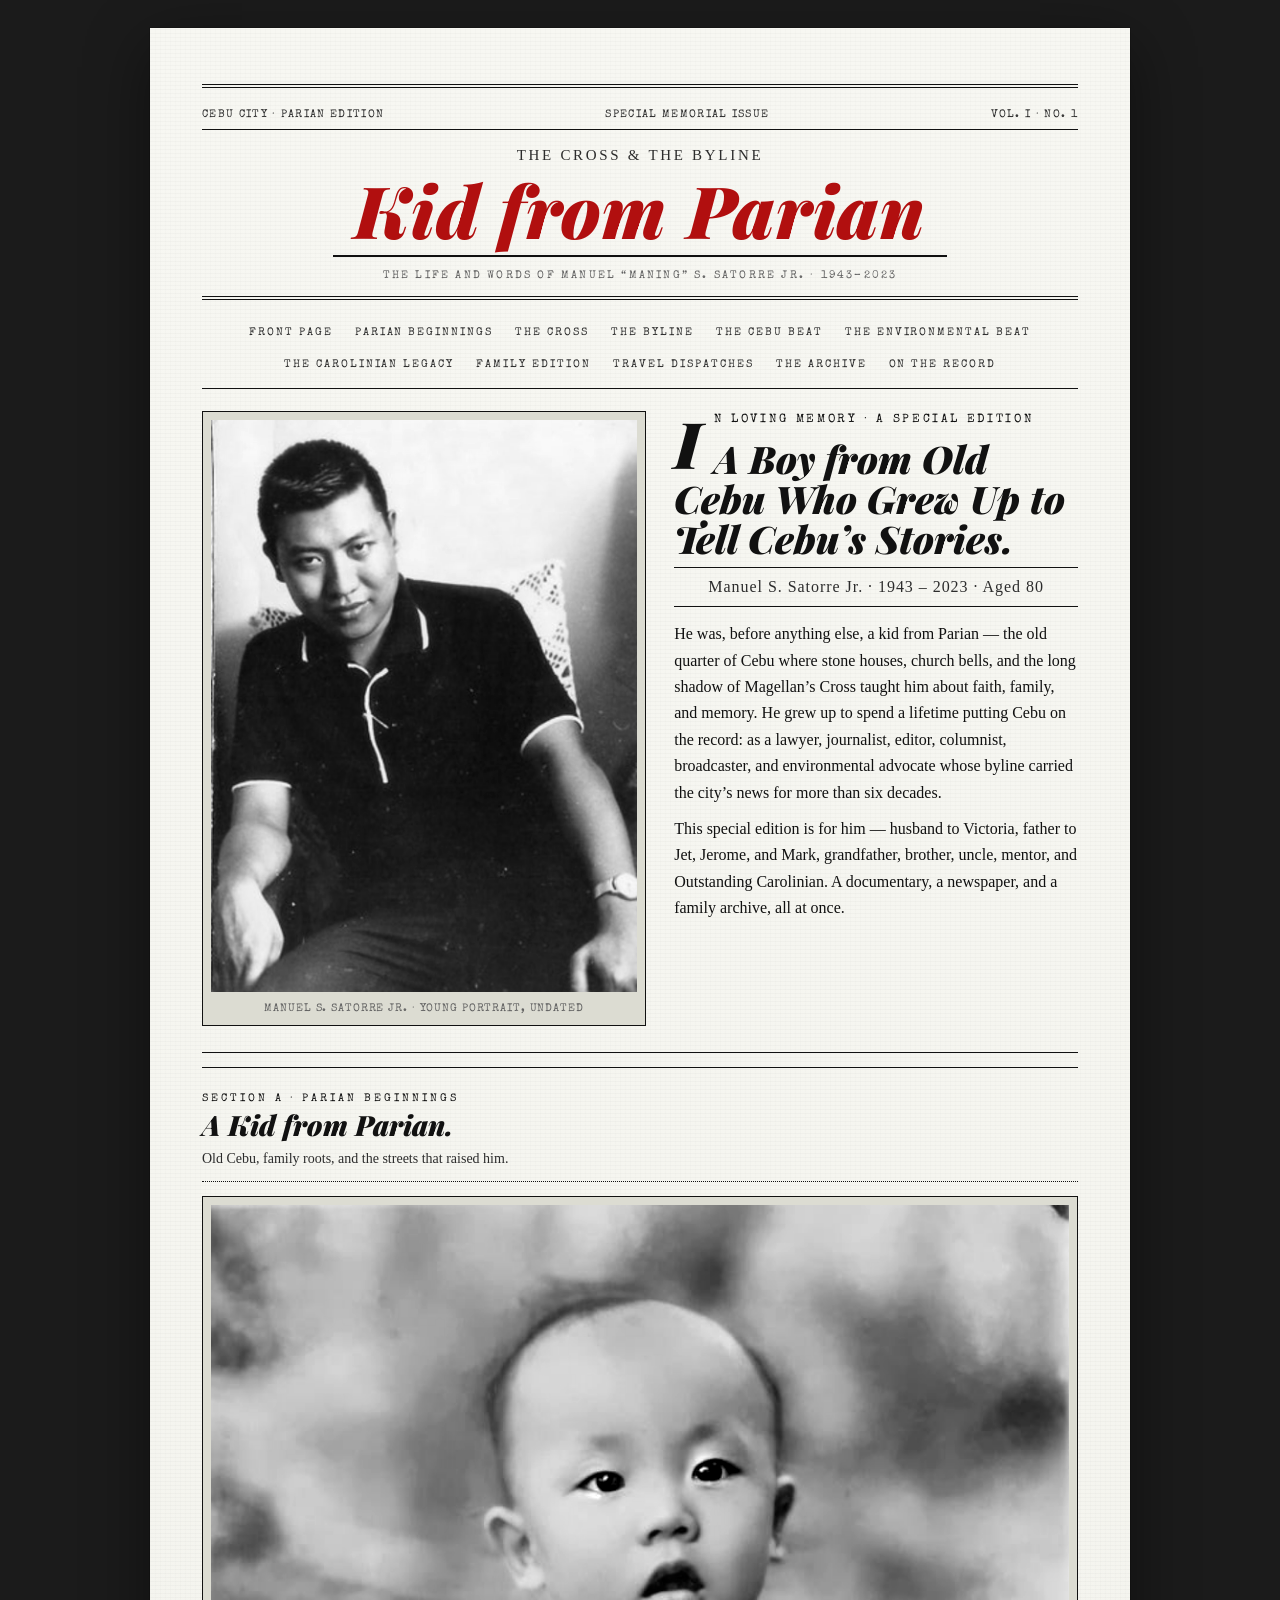
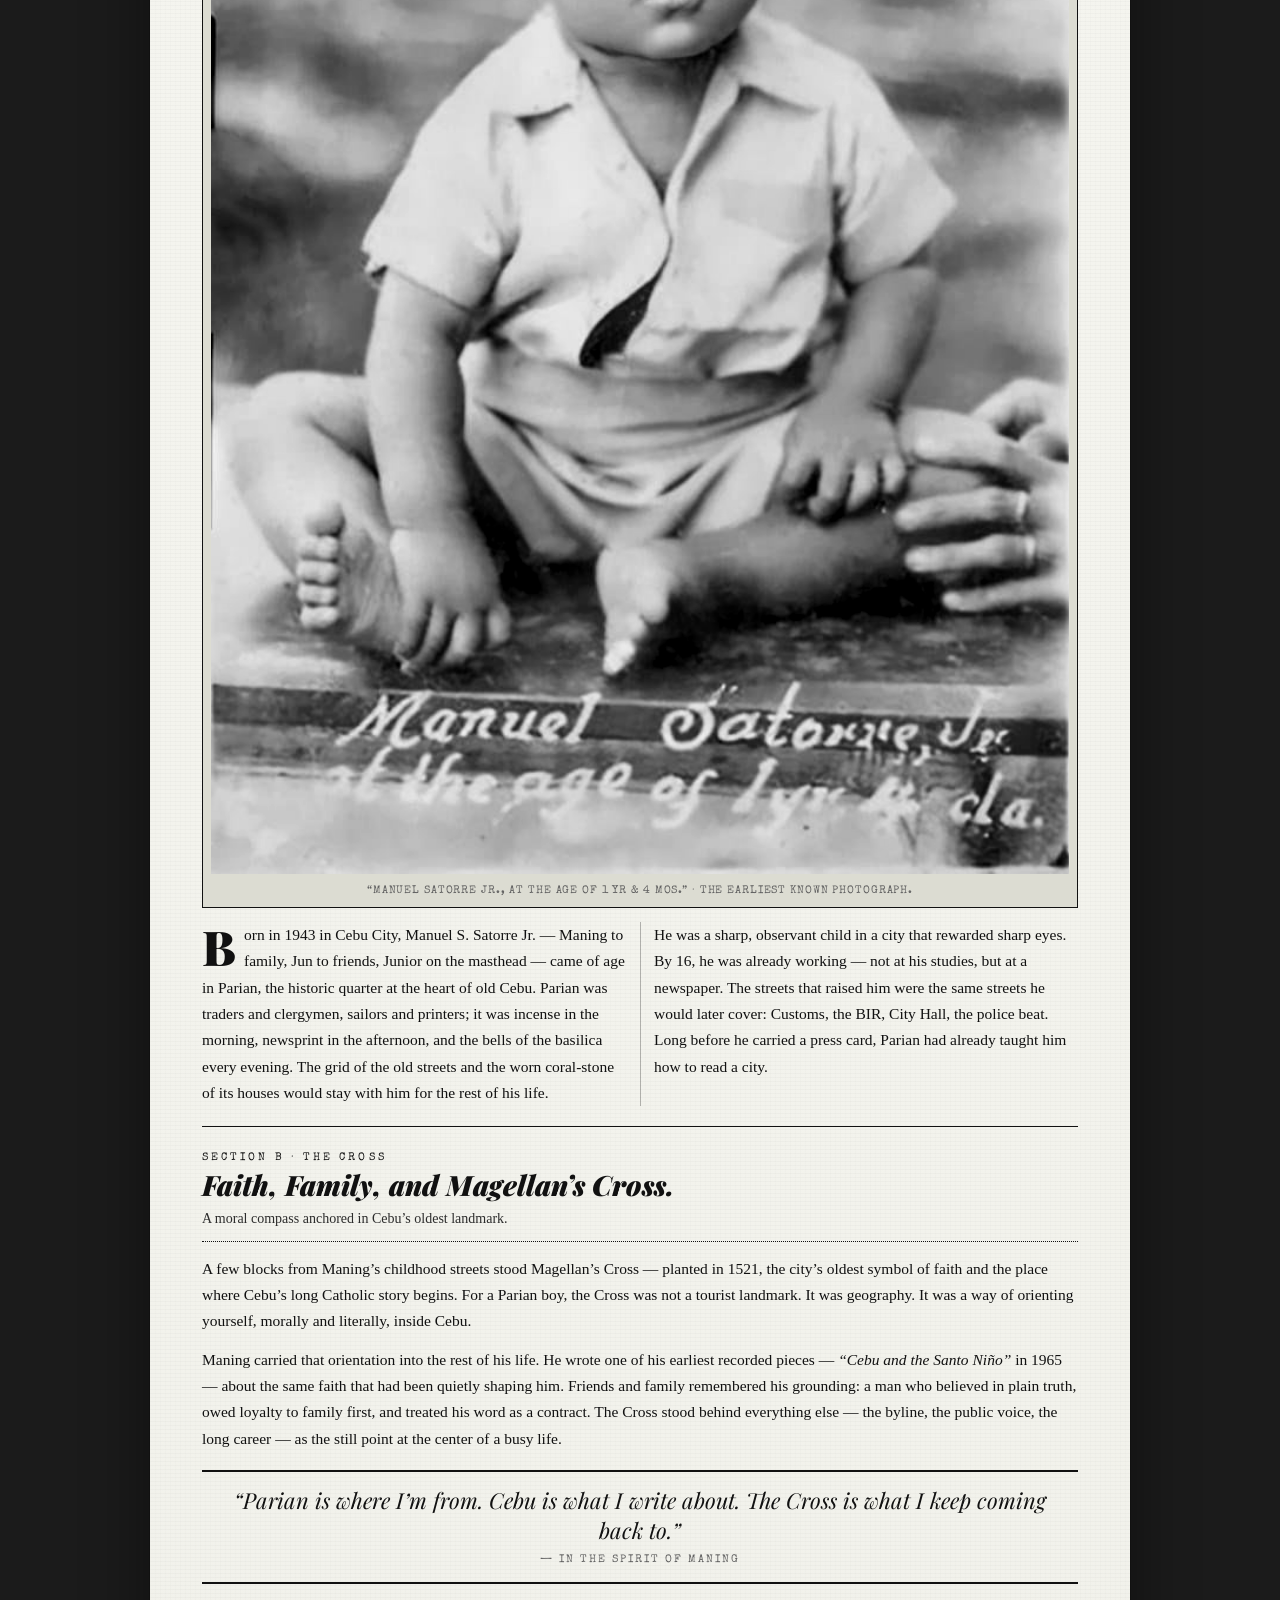
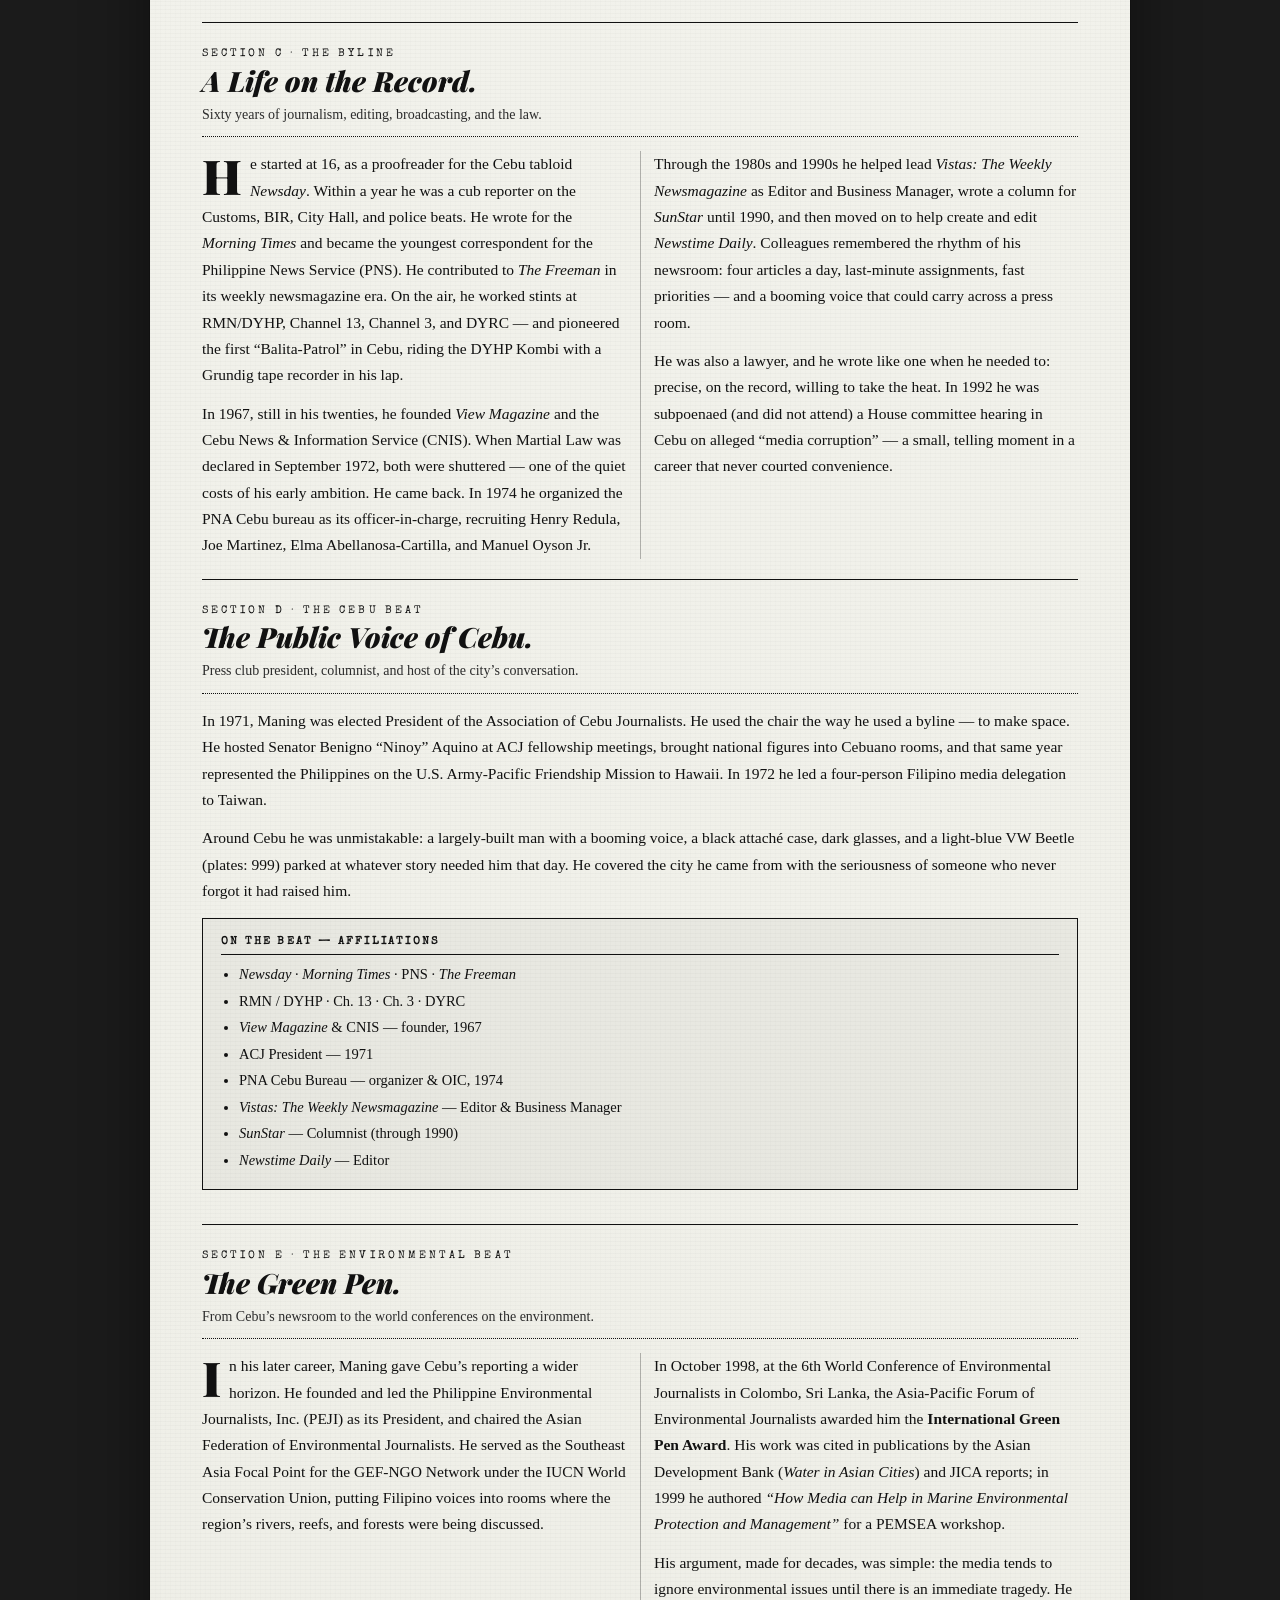
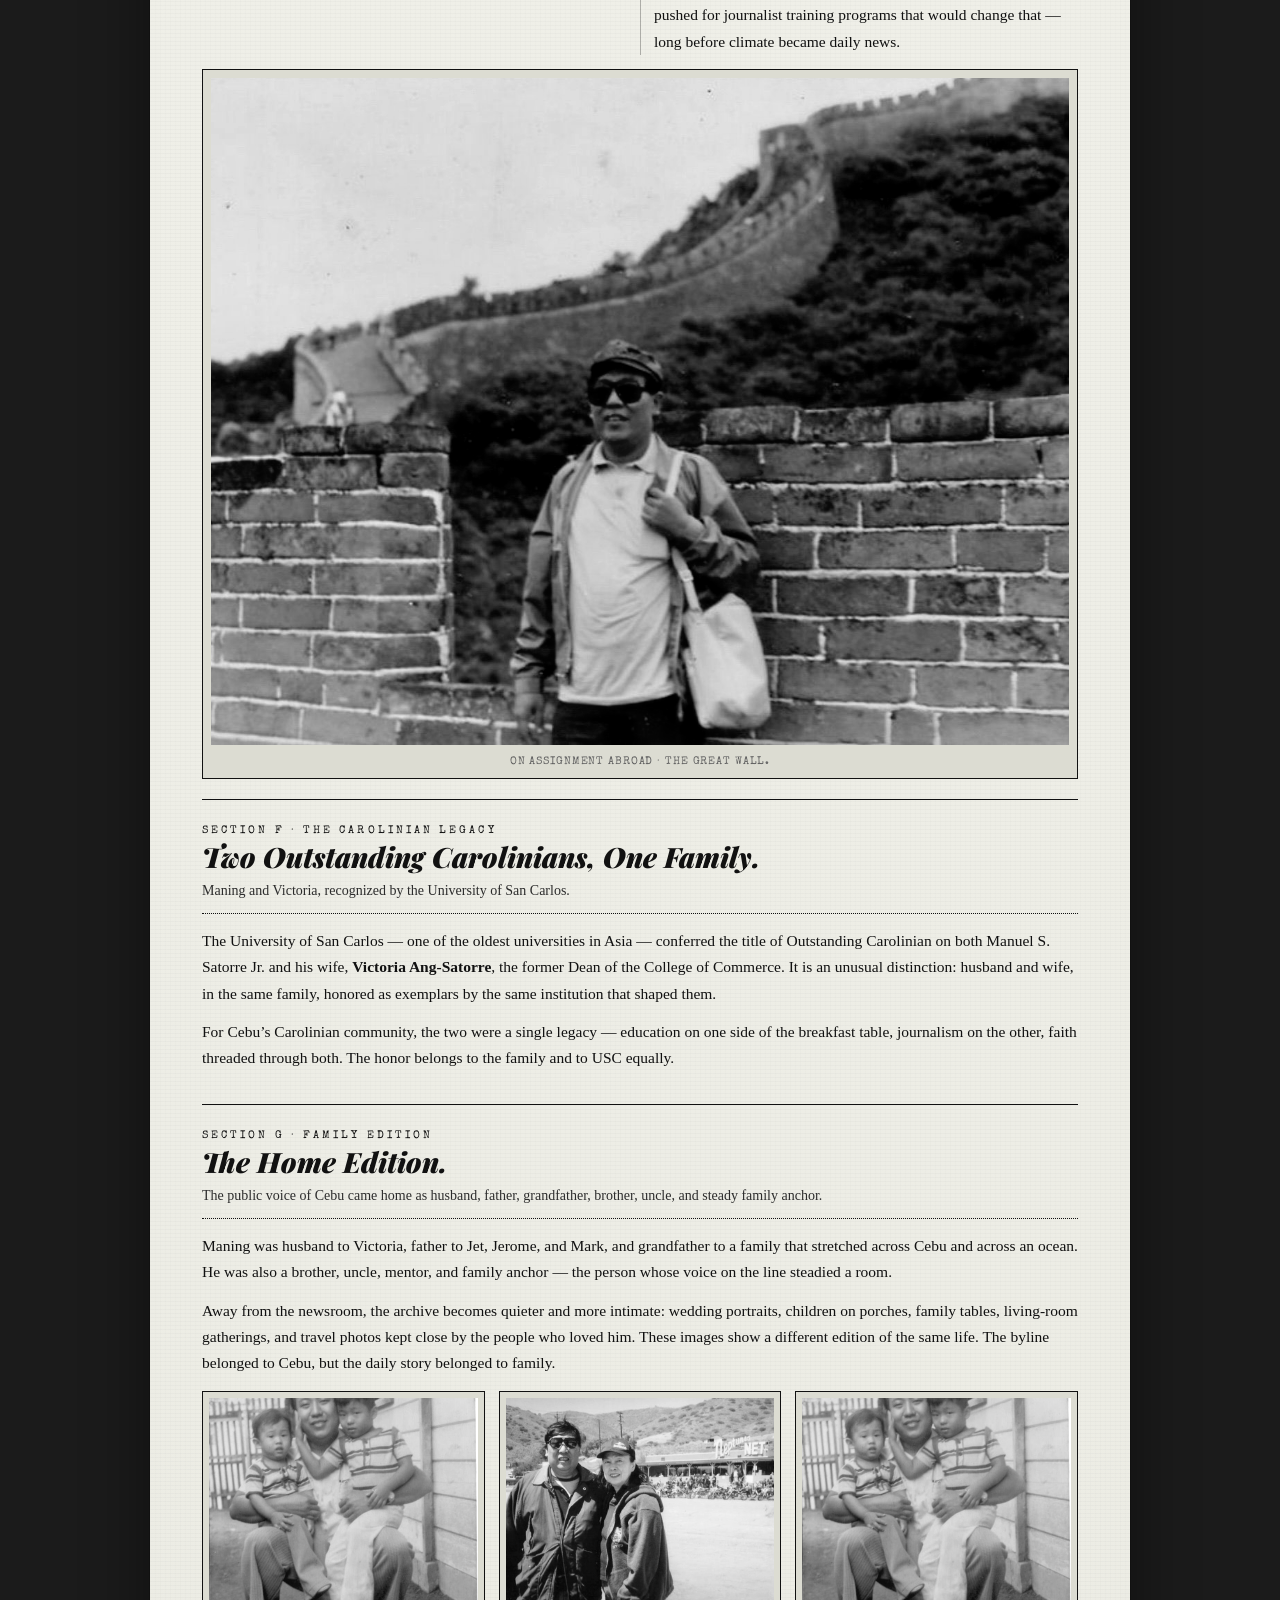
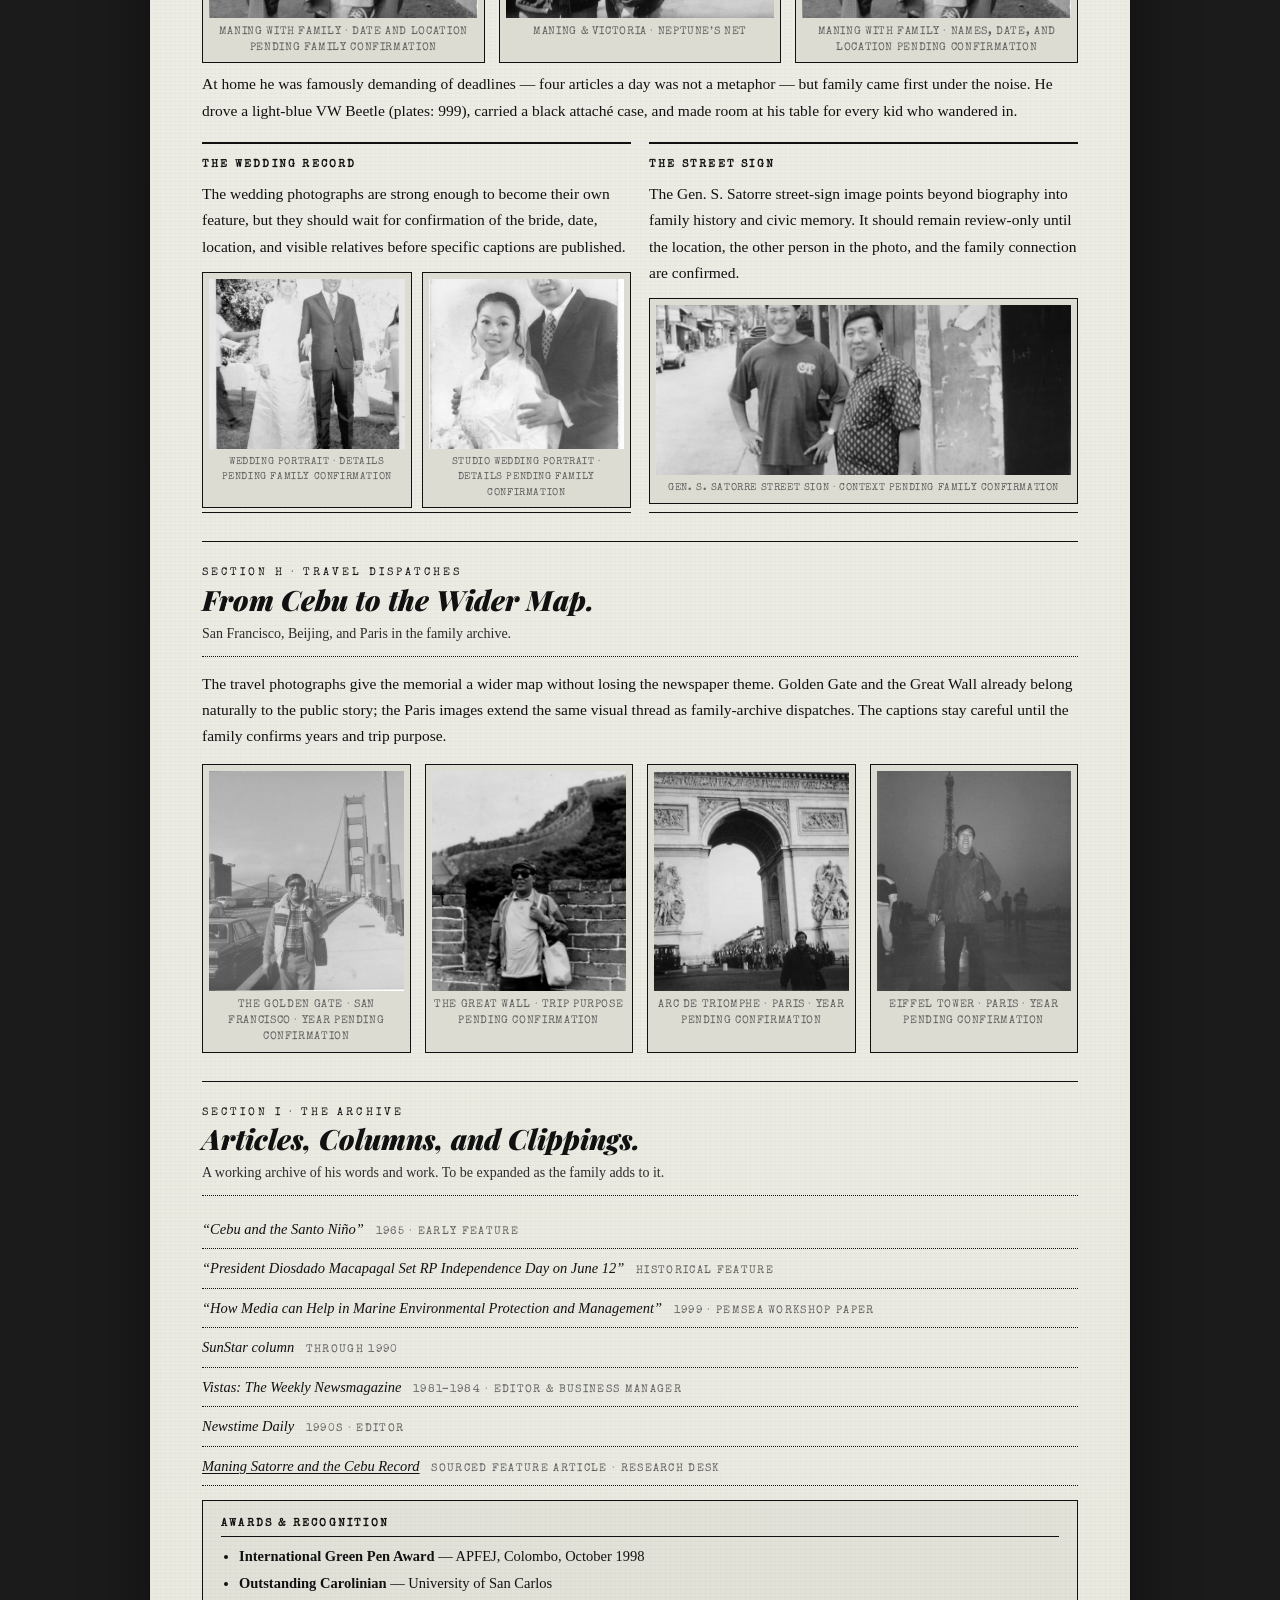
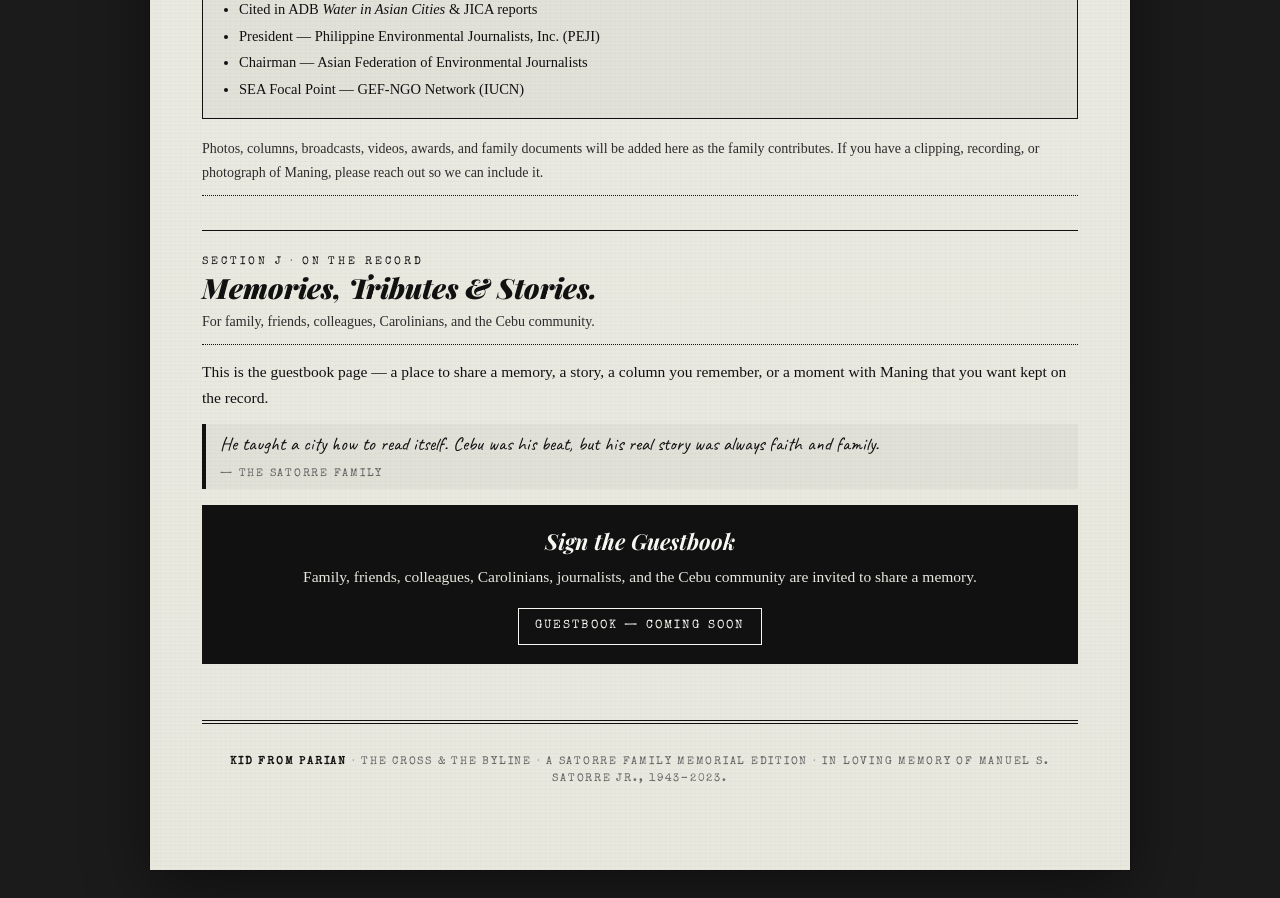
<file: index.html>
<!doctype html>
<html lang="en">
<head>
  <meta charset="utf-8" />
  <meta name="viewport" content="width=device-width, initial-scale=1" />
  <title>Kid from Parian — The Life and Words of Manuel "Maning" S. Satorre Jr.</title>
  <meta name="description" content="Kid from Parian — a newspaper-style memorial for Manuel 'Maning' S. Satorre Jr. (1943–2023): Cebuano lawyer, journalist, editor, columnist, broadcaster, environmental advocate, husband, father, grandfather, and Outstanding Carolinian." />
  <meta property="og:title" content="Kid from Parian — Remembering Maning Satorre Jr." />
  <meta property="og:description" content="A newspaper-style memorial and living family archive for Manuel 'Maning' S. Satorre Jr." />
  <meta property="og:type" content="article" />
  <meta property="og:url" content="https://maning.satorre.us/" />
  <link rel="preconnect" href="https://fonts.googleapis.com">
  <link rel="preconnect" href="https://fonts.gstatic.com" crossorigin>
  <link href="https://fonts.googleapis.com/css2?family=Playfair+Display:ital,wght@0,400;0,700;0,900;1,400;1,700;1,900&family=Old+Standard+TT:ital,wght@0,400;0,700;1,400&family=Special+Elite&family=Caveat:wght@400;700&display=swap" rel="stylesheet">
  <link rel="stylesheet" href="styles.css" />
</head>
<body>
  <main class="page" role="main">

    <!-- ============================================================
         MASTHEAD — newspaper nameplate
         ============================================================ -->
    <header class="masthead" aria-label="Memorial masthead">
      <div class="dateline-bar">
        <span>Cebu City &middot; Parian Edition</span>
        <span>Special Memorial Issue</span>
        <span>Vol. I &middot; No. 1</span>
      </div>
      <p class="subtitle">The Cross &amp; the Byline</p>
      <h1 class="nameplate">Kid from Parian</h1>
      <div class="nameplate-rule" aria-hidden="true"></div>
      <p class="edition">The Life and Words of Manuel &ldquo;Maning&rdquo; S. Satorre Jr.  &middot;  1943&ndash;2023</p>
    </header>

    <!-- ============================================================
         SECTION INDEX
         ============================================================ -->
    <nav class="section-index" aria-label="Section index">
      <a href="#front-page">Front Page</a>
      <a href="#parian">Parian Beginnings</a>
      <a href="#the-cross">The Cross</a>
      <a href="#the-byline">The Byline</a>
      <a href="#cebu-beat">The Cebu Beat</a>
      <a href="#environmental-beat">The Environmental Beat</a>
      <a href="#carolinian">The Carolinian Legacy</a>
      <a href="#family-edition">Family Edition</a>
      <a href="#travel-dispatches">Travel Dispatches</a>
      <a href="#archive">The Archive</a>
      <a href="#on-the-record">On the Record</a>
    </nav>

    <!-- ============================================================
         FRONT PAGE
         ============================================================ -->
    <section id="front-page" class="front-page" aria-labelledby="frontpage-headline">
      <figure class="hero-photo">
        <img src="assets/maning-young-portrait.jpg"
             alt="Young Manuel 'Maning' S. Satorre Jr. seated for a black-and-white portrait" />
        <figcaption>Manuel S. Satorre Jr. &middot; Young portrait, undated</figcaption>
      </figure>
      <div class="lead">
        <p class="kicker">In Loving Memory &middot; A Special Edition</p>
        <h2 id="frontpage-headline">A Boy from Old Cebu Who Grew Up to Tell Cebu&rsquo;s Stories.</h2>
        <p class="dates">Manuel S. Satorre Jr. &middot; 1943 &ndash; 2023 &middot; Aged 80</p>
        <p>
          He was, before anything else, a kid from Parian &mdash; the old quarter of Cebu where stone houses,
          church bells, and the long shadow of Magellan&rsquo;s Cross taught him about faith, family, and
          memory. He grew up to spend a lifetime putting Cebu on the record: as a lawyer, journalist,
          editor, columnist, broadcaster, and environmental advocate whose byline carried the city&rsquo;s
          news for more than six decades.
        </p>
        <p>
          This special edition is for him &mdash; husband to Victoria, father to Jet, Jerome, and Mark,
          grandfather, brother, uncle, mentor, and Outstanding Carolinian. A documentary, a newspaper,
          and a family archive, all at once.
        </p>
      </div>
    </section>

    <!-- ============================================================
         PARIAN BEGINNINGS
         ============================================================ -->
    <section id="parian" class="article two-col" aria-labelledby="parian-h">
      <p class="section-eyebrow">Section A &middot; Parian Beginnings</p>
      <h3 id="parian-h">A Kid from Parian.</h3>
      <p class="deck">Old Cebu, family roots, and the streets that raised him.</p>

      <figure class="hero-photo" style="margin:0 0 14px;">
        <img src="assets/maning-baby-portrait-1yr-4mos.jpg"
             alt="Hand-tinted studio portrait of Manuel Satorre Jr. as a toddler, captioned: 'Manuel Satorre Jr., at the age of 1 yr & 4 mos.'" />
        <figcaption>&ldquo;Manuel Satorre Jr., at the age of 1 yr &amp; 4 mos.&rdquo; &middot; The earliest known photograph.</figcaption>
      </figure>

      <div class="body">
        <p>
          Born in 1943 in Cebu City, Manuel S. Satorre Jr. &mdash; Maning to family, Jun to friends,
          Junior on the masthead &mdash; came of age in Parian, the historic quarter at the heart of old Cebu.
          Parian was traders and clergymen, sailors and printers; it was incense in the morning,
          newsprint in the afternoon, and the bells of the basilica every evening. The grid of the
          old streets and the worn coral-stone of its houses would stay with him for the rest of his life.
        </p>
        <p>
          He was a sharp, observant child in a city that rewarded sharp eyes. By 16, he was already
          working &mdash; not at his studies, but at a newspaper. The streets that raised him were the
          same streets he would later cover: Customs, the BIR, City Hall, the police beat. Long before
          he carried a press card, Parian had already taught him how to read a city.
        </p>
      </div>
    </section>

    <!-- ============================================================
         THE CROSS
         ============================================================ -->
    <section id="the-cross" class="article" aria-labelledby="cross-h">
      <p class="section-eyebrow">Section B &middot; The Cross</p>
      <h3 id="cross-h">Faith, Family, and Magellan&rsquo;s Cross.</h3>
      <p class="deck">A moral compass anchored in Cebu&rsquo;s oldest landmark.</p>

      <p>
        A few blocks from Maning&rsquo;s childhood streets stood Magellan&rsquo;s Cross &mdash; planted in
        1521, the city&rsquo;s oldest symbol of faith and the place where Cebu&rsquo;s long Catholic story
        begins. For a Parian boy, the Cross was not a tourist landmark. It was geography. It was a way
        of orienting yourself, morally and literally, inside Cebu.
      </p>

      <p>
        Maning carried that orientation into the rest of his life. He wrote one of his earliest
        recorded pieces &mdash; <em>&ldquo;Cebu and the Santo Ni&ntilde;o&rdquo;</em> in 1965 &mdash;
        about the same faith that had been quietly shaping him. Friends and family remembered his
        grounding: a man who believed in plain truth, owed loyalty to family first, and treated his
        word as a contract. The Cross stood behind everything else &mdash; the byline, the public voice,
        the long career &mdash; as the still point at the center of a busy life.
      </p>

      <div class="pullquote">
        &ldquo;Parian is where I&rsquo;m from. Cebu is what I write about. The Cross is what I keep coming back to.&rdquo;
        <cite>&mdash; In the spirit of Maning</cite>
      </div>
    </section>

    <!-- ============================================================
         THE BYLINE
         ============================================================ -->
    <section id="the-byline" class="article two-col" aria-labelledby="byline-h">
      <p class="section-eyebrow">Section C &middot; The Byline</p>
      <h3 id="byline-h">A Life on the Record.</h3>
      <p class="deck">Sixty years of journalism, editing, broadcasting, and the law.</p>

      <div class="body">
        <p>
          He started at 16, as a proofreader for the Cebu tabloid <em>Newsday</em>. Within a year he was
          a cub reporter on the Customs, BIR, City Hall, and police beats. He wrote for the <em>Morning Times</em>
          and became the youngest correspondent for the Philippine News Service (PNS). He contributed
          to <em>The Freeman</em> in its weekly newsmagazine era. On the air, he worked stints at RMN/DYHP,
          Channel 13, Channel 3, and DYRC &mdash; and pioneered the first &ldquo;Balita-Patrol&rdquo; in
          Cebu, riding the DYHP Kombi with a Grundig tape recorder in his lap.
        </p>
        <p>
          In 1967, still in his twenties, he founded <em>View Magazine</em> and the Cebu News &amp;
          Information Service (CNIS). When Martial Law was declared in September 1972, both were
          shuttered &mdash; one of the quiet costs of his early ambition. He came back. In 1974 he
          organized the PNA Cebu bureau as its officer-in-charge, recruiting Henry Redula, Joe Martinez,
          Elma Abellanosa-Cartilla, and Manuel Oyson Jr.
        </p>
        <p>
          Through the 1980s and 1990s he helped lead <em>Vistas: The Weekly Newsmagazine</em> as Editor
          and Business Manager, wrote a column for <em>SunStar</em> until 1990, and then moved on to help
          create and edit <em>Newstime Daily</em>. Colleagues remembered the rhythm of his newsroom: four
          articles a day, last-minute assignments, fast priorities &mdash; and a booming voice that could
          carry across a press room.
        </p>
        <p>
          He was also a lawyer, and he wrote like one when he needed to: precise, on the record, willing
          to take the heat. In 1992 he was subpoenaed (and did not attend) a House committee hearing in
          Cebu on alleged &ldquo;media corruption&rdquo; &mdash; a small, telling moment in a career that
          never courted convenience.
        </p>
      </div>
    </section>

    <!-- ============================================================
         THE CEBU BEAT
         ============================================================ -->
    <section id="cebu-beat" class="article" aria-labelledby="cebu-h">
      <p class="section-eyebrow">Section D &middot; The Cebu Beat</p>
      <h3 id="cebu-h">The Public Voice of Cebu.</h3>
      <p class="deck">Press club president, columnist, and host of the city&rsquo;s conversation.</p>

      <p>
        In 1971, Maning was elected President of the Association of Cebu Journalists. He used the chair
        the way he used a byline &mdash; to make space. He hosted Senator Benigno &ldquo;Ninoy&rdquo;
        Aquino at ACJ fellowship meetings, brought national figures into Cebuano rooms, and that same
        year represented the Philippines on the U.S. Army-Pacific Friendship Mission to Hawaii. In 1972
        he led a four-person Filipino media delegation to Taiwan.
      </p>
      <p>
        Around Cebu he was unmistakable: a largely-built man with a booming voice, a black
        attach&eacute; case, dark glasses, and a light-blue VW Beetle (plates: 999) parked at whatever
        story needed him that day. He covered the city he came from with the seriousness of someone
        who never forgot it had raised him.
      </p>

      <div class="factbox">
        <h4>On the Beat — Affiliations</h4>
        <ul>
          <li><em>Newsday</em> &middot; <em>Morning Times</em> &middot; PNS &middot; <em>The Freeman</em></li>
          <li>RMN / DYHP &middot; Ch. 13 &middot; Ch. 3 &middot; DYRC</li>
          <li><em>View Magazine</em> &amp; CNIS &mdash; founder, 1967</li>
          <li>ACJ President &mdash; 1971</li>
          <li>PNA Cebu Bureau &mdash; organizer &amp; OIC, 1974</li>
          <li><em>Vistas: The Weekly Newsmagazine</em> &mdash; Editor &amp; Business Manager</li>
          <li><em>SunStar</em> &mdash; Columnist (through 1990)</li>
          <li><em>Newstime Daily</em> &mdash; Editor</li>
        </ul>
      </div>
    </section>

    <!-- ============================================================
         THE ENVIRONMENTAL BEAT
         ============================================================ -->
    <section id="environmental-beat" class="article two-col" aria-labelledby="env-h">
      <p class="section-eyebrow">Section E &middot; The Environmental Beat</p>
      <h3 id="env-h">The Green Pen.</h3>
      <p class="deck">From Cebu&rsquo;s newsroom to the world conferences on the environment.</p>

      <div class="body">
        <p>
          In his later career, Maning gave Cebu&rsquo;s reporting a wider horizon. He founded and led
          the Philippine Environmental Journalists, Inc. (PEJI) as its President, and chaired the Asian
          Federation of Environmental Journalists. He served as the Southeast Asia Focal Point for the
          GEF-NGO Network under the IUCN World Conservation Union, putting Filipino voices into rooms
          where the region&rsquo;s rivers, reefs, and forests were being discussed.
        </p>
        <p>
          In October 1998, at the 6th World Conference of Environmental Journalists in Colombo, Sri Lanka,
          the Asia-Pacific Forum of Environmental Journalists awarded him the <strong>International Green Pen
          Award</strong>. His work was cited in publications by the Asian Development Bank
          (<em>Water in Asian Cities</em>) and JICA reports; in 1999 he authored
          <em>&ldquo;How Media can Help in Marine Environmental Protection and Management&rdquo;</em>
          for a PEMSEA workshop.
        </p>
        <p>
          His argument, made for decades, was simple: the media tends to ignore environmental issues
          until there is an immediate tragedy. He pushed for journalist training programs that would
          change that &mdash; long before climate became daily news.
        </p>
      </div>

      <figure class="hero-photo" style="margin:14px 0 0;">
        <img src="assets/maning-great-wall-china.jpg"
             alt="Maning at the Great Wall of China wearing a red-star cap, dark sunglasses, and shoulder bag" />
        <figcaption>On assignment abroad &middot; The Great Wall.</figcaption>
      </figure>
    </section>

    <!-- ============================================================
         THE CAROLINIAN LEGACY
         ============================================================ -->
    <section id="carolinian" class="article" aria-labelledby="usc-h">
      <p class="section-eyebrow">Section F &middot; The Carolinian Legacy</p>
      <h3 id="usc-h">Two Outstanding Carolinians, One Family.</h3>
      <p class="deck">Maning and Victoria, recognized by the University of San Carlos.</p>

      <p>
        The University of San Carlos &mdash; one of the oldest universities in Asia &mdash; conferred
        the title of Outstanding Carolinian on both Manuel S. Satorre Jr. and his wife,
        <strong>Victoria Ang-Satorre</strong>, the former Dean of the College of Commerce. It is an
        unusual distinction: husband and wife, in the same family, honored as exemplars by the same
        institution that shaped them.
      </p>
      <p>
        For Cebu&rsquo;s Carolinian community, the two were a single legacy &mdash; education on one
        side of the breakfast table, journalism on the other, faith threaded through both. The honor
        belongs to the family and to USC equally.
      </p>
    </section>

    <!-- ============================================================
         FAMILY EDITION
         ============================================================ -->
    <section id="family-edition" class="article" aria-labelledby="family-h">
      <p class="section-eyebrow">Section G &middot; Family Edition</p>
      <h3 id="family-h">The Home Edition.</h3>
      <p class="deck">The public voice of Cebu came home as husband, father, grandfather, brother, uncle, and steady family anchor.</p>

      <p>
        Maning was husband to Victoria, father to Jet, Jerome, and Mark, and grandfather to a family
        that stretched across Cebu and across an ocean. He was also a brother, uncle, mentor, and
        family anchor &mdash; the person whose voice on the line steadied a room.
      </p>
      <p>
        Away from the newsroom, the archive becomes quieter and more intimate: wedding portraits,
        children on porches, family tables, living-room gatherings, and travel photos kept close by
        the people who loved him. These images show a different edition of the same life. The byline
        belonged to Cebu, but the daily story belonged to family.
      </p>

      <div class="photo-strip">
        <figure>
          <img src="assets/maning-with-two-sons-porch.jpg" alt="Maning seated on a porch holding two of his young sons" />
          <figcaption>Maning with family &middot; Date and location pending family confirmation</figcaption>
        </figure>
        <figure>
          <img src="assets/maning-and-victoria-neptunes-net.jpg" alt="Maning and Victoria together at Neptune's Net" />
          <figcaption>Maning &amp; Victoria &middot; Neptune&rsquo;s Net</figcaption>
        </figure>
        <figure>
          <img src="assets/intake-2026-05-17-batch-2/02-maning-with-two-children.jpg" alt="Maning with two children in a family photo" />
          <figcaption>Maning with family &middot; Names, date, and location pending confirmation</figcaption>
        </figure>
      </div>

      <p>
        At home he was famously demanding of deadlines &mdash; four articles a day was not a metaphor
        &mdash; but family came first under the noise. He drove a light-blue VW Beetle (plates: 999),
        carried a black attach&eacute; case, and made room at his table for every kid who wandered in.
      </p>

      <div class="family-review-grid">
        <article>
          <h4>The Wedding Record</h4>
          <p>
            The wedding photographs are strong enough to become their own feature, but they should wait
            for confirmation of the bride, date, location, and visible relatives before specific captions
            are published.
          </p>
          <div class="mini-strip">
            <figure>
              <img src="assets/intake-2026-05-17/01-wedding-couple-outdoors.jpg" alt="Maning and bride in an outdoor wedding portrait" />
              <figcaption>Wedding portrait &middot; Details pending family confirmation</figcaption>
            </figure>
            <figure>
              <img src="assets/intake-2026-05-17/10-studio-wedding-portrait.jpg" alt="Maning and bride in a studio wedding portrait" />
              <figcaption>Studio wedding portrait &middot; Details pending family confirmation</figcaption>
            </figure>
          </div>
        </article>

        <article>
          <h4>The Street Sign</h4>
          <p>
            The Gen. S. Satorre street-sign image points beyond biography into family history and civic
            memory. It should remain review-only until the location, the other person in the photo, and
            the family connection are confirmed.
          </p>
          <figure class="review-photo">
            <img src="assets/intake-2026-05-17-batch-2/07-gen-s-satorre-street-sign.jpg" alt="Maning near a Gen. S. Satorre street sign with another person" />
            <figcaption>Gen. S. Satorre street sign &middot; Context pending family confirmation</figcaption>
          </figure>
        </article>
      </div>
    </section>

    <!-- ============================================================
         TRAVEL DISPATCHES
         ============================================================ -->
    <section id="travel-dispatches" class="article" aria-labelledby="travel-h">
      <p class="section-eyebrow">Section H &middot; Travel Dispatches</p>
      <h3 id="travel-h">From Cebu to the Wider Map.</h3>
      <p class="deck">San Francisco, Beijing, and Paris in the family archive.</p>

      <p>
        The travel photographs give the memorial a wider map without losing the newspaper theme.
        Golden Gate and the Great Wall already belong naturally to the public story; the Paris images
        extend the same visual thread as family-archive dispatches. The captions stay careful until
        the family confirms years and trip purpose.
      </p>

      <div class="photo-strip travel-strip">
        <figure>
          <img src="assets/maning-golden-gate-bridge.jpg" alt="Maning on the Golden Gate Bridge in San Francisco" />
          <figcaption>The Golden Gate &middot; San Francisco &middot; Year pending confirmation</figcaption>
        </figure>
        <figure>
          <img src="assets/maning-great-wall-china.jpg" alt="Maning at the Great Wall of China wearing a red-star cap, dark sunglasses, and shoulder bag" />
          <figcaption>The Great Wall &middot; Trip purpose pending confirmation</figcaption>
        </figure>
        <figure>
          <img src="assets/intake-2026-05-17-batch-2/03-maning-arc-de-triomphe-paris.jpg" alt="Maning at the Arc de Triomphe in Paris" />
          <figcaption>Arc de Triomphe &middot; Paris &middot; Year pending confirmation</figcaption>
        </figure>
        <figure>
          <img src="assets/intake-2026-05-17-batch-2/04-maning-eiffel-tower-paris.jpg" alt="Maning near the Eiffel Tower in Paris" />
          <figcaption>Eiffel Tower &middot; Paris &middot; Year pending confirmation</figcaption>
        </figure>
      </div>
    </section>

    <!-- ============================================================
         THE ARCHIVE
         ============================================================ -->
    <section id="archive" class="article" aria-labelledby="archive-h">
      <p class="section-eyebrow">Section I &middot; The Archive</p>
      <h3 id="archive-h">Articles, Columns, and Clippings.</h3>
      <p class="deck">A working archive of his words and work. To be expanded as the family adds to it.</p>

      <ul class="clippings">
        <li>
          <span class="clip-title">&ldquo;Cebu and the Santo Ni&ntilde;o&rdquo;</span>
          <span class="clip-meta">1965 &middot; Early feature</span>
        </li>
        <li>
          <span class="clip-title">&ldquo;President Diosdado Macapagal Set RP Independence Day on June 12&rdquo;</span>
          <span class="clip-meta">Historical feature</span>
        </li>
        <li>
          <span class="clip-title">&ldquo;How Media can Help in Marine Environmental Protection and Management&rdquo;</span>
          <span class="clip-meta">1999 &middot; PEMSEA workshop paper</span>
        </li>
        <li>
          <span class="clip-title">SunStar column</span>
          <span class="clip-meta">Through 1990</span>
        </li>
        <li>
          <span class="clip-title">Vistas: The Weekly Newsmagazine</span>
          <span class="clip-meta">1981&ndash;1984 &middot; Editor &amp; Business Manager</span>
        </li>
        <li>
          <span class="clip-title">Newstime Daily</span>
          <span class="clip-meta">1990s &middot; Editor</span>
        </li>
        <li>
          <a class="clip-title" href="articles/maning-satorre-cebu-record.html">Maning Satorre and the Cebu Record</a>
          <span class="clip-meta">Sourced feature article &middot; Research desk</span>
        </li>
      </ul>

      <div class="factbox">
        <h4>Awards &amp; Recognition</h4>
        <ul>
          <li><strong>International Green Pen Award</strong> &mdash; APFEJ, Colombo, October 1998</li>
          <li><strong>Outstanding Carolinian</strong> &mdash; University of San Carlos</li>
          <li>Cited in ADB <em>Water in Asian Cities</em> &amp; JICA reports</li>
          <li>President &mdash; Philippine Environmental Journalists, Inc. (PEJI)</li>
          <li>Chairman &mdash; Asian Federation of Environmental Journalists</li>
          <li>SEA Focal Point &mdash; GEF-NGO Network (IUCN)</li>
        </ul>
      </div>

      <p class="deck" style="margin-top:18px;">
        Photos, columns, broadcasts, videos, awards, and family documents will be added here as the
        family contributes. If you have a clipping, recording, or photograph of Maning, please reach
        out so we can include it.
      </p>
    </section>

    <!-- ============================================================
         ON THE RECORD — guestbook
         ============================================================ -->
    <section id="on-the-record" class="article" aria-labelledby="record-h">
      <p class="section-eyebrow">Section J &middot; On the Record</p>
      <h3 id="record-h">Memories, Tributes &amp; Stories.</h3>
      <p class="deck">For family, friends, colleagues, Carolinians, and the Cebu community.</p>

      <p>
        This is the guestbook page &mdash; a place to share a memory, a story, a column you remember,
        or a moment with Maning that you want kept on the record.
      </p>

      <!-- Sample / opening tribute. Real entries will be added via the guestbook system. -->
      <blockquote class="guestbook-entry">
        He taught a city how to read itself. Cebu was his beat, but his real story
        was always faith and family.
        <span class="attribution">&mdash; The Satorre Family</span>
      </blockquote>

      <div class="guestbook-cta">
        <h4>Sign the Guestbook</h4>
        <p>Family, friends, colleagues, Carolinians, journalists, and the Cebu community are invited to share a memory.</p>
        <a href="#" aria-disabled="true">Guestbook &mdash; Coming Soon</a>
      </div>
    </section>

    <!-- ============================================================
         COLOPHON
         ============================================================ -->
    <footer class="colophon">
      <p>
        <strong>Kid from Parian</strong> &middot; The Cross &amp; the Byline &middot;
        A Satorre Family Memorial Edition &middot; In loving memory of Manuel S. Satorre Jr., 1943&ndash;2023.
      </p>
    </footer>

  </main>
</body>
</html>
</file>
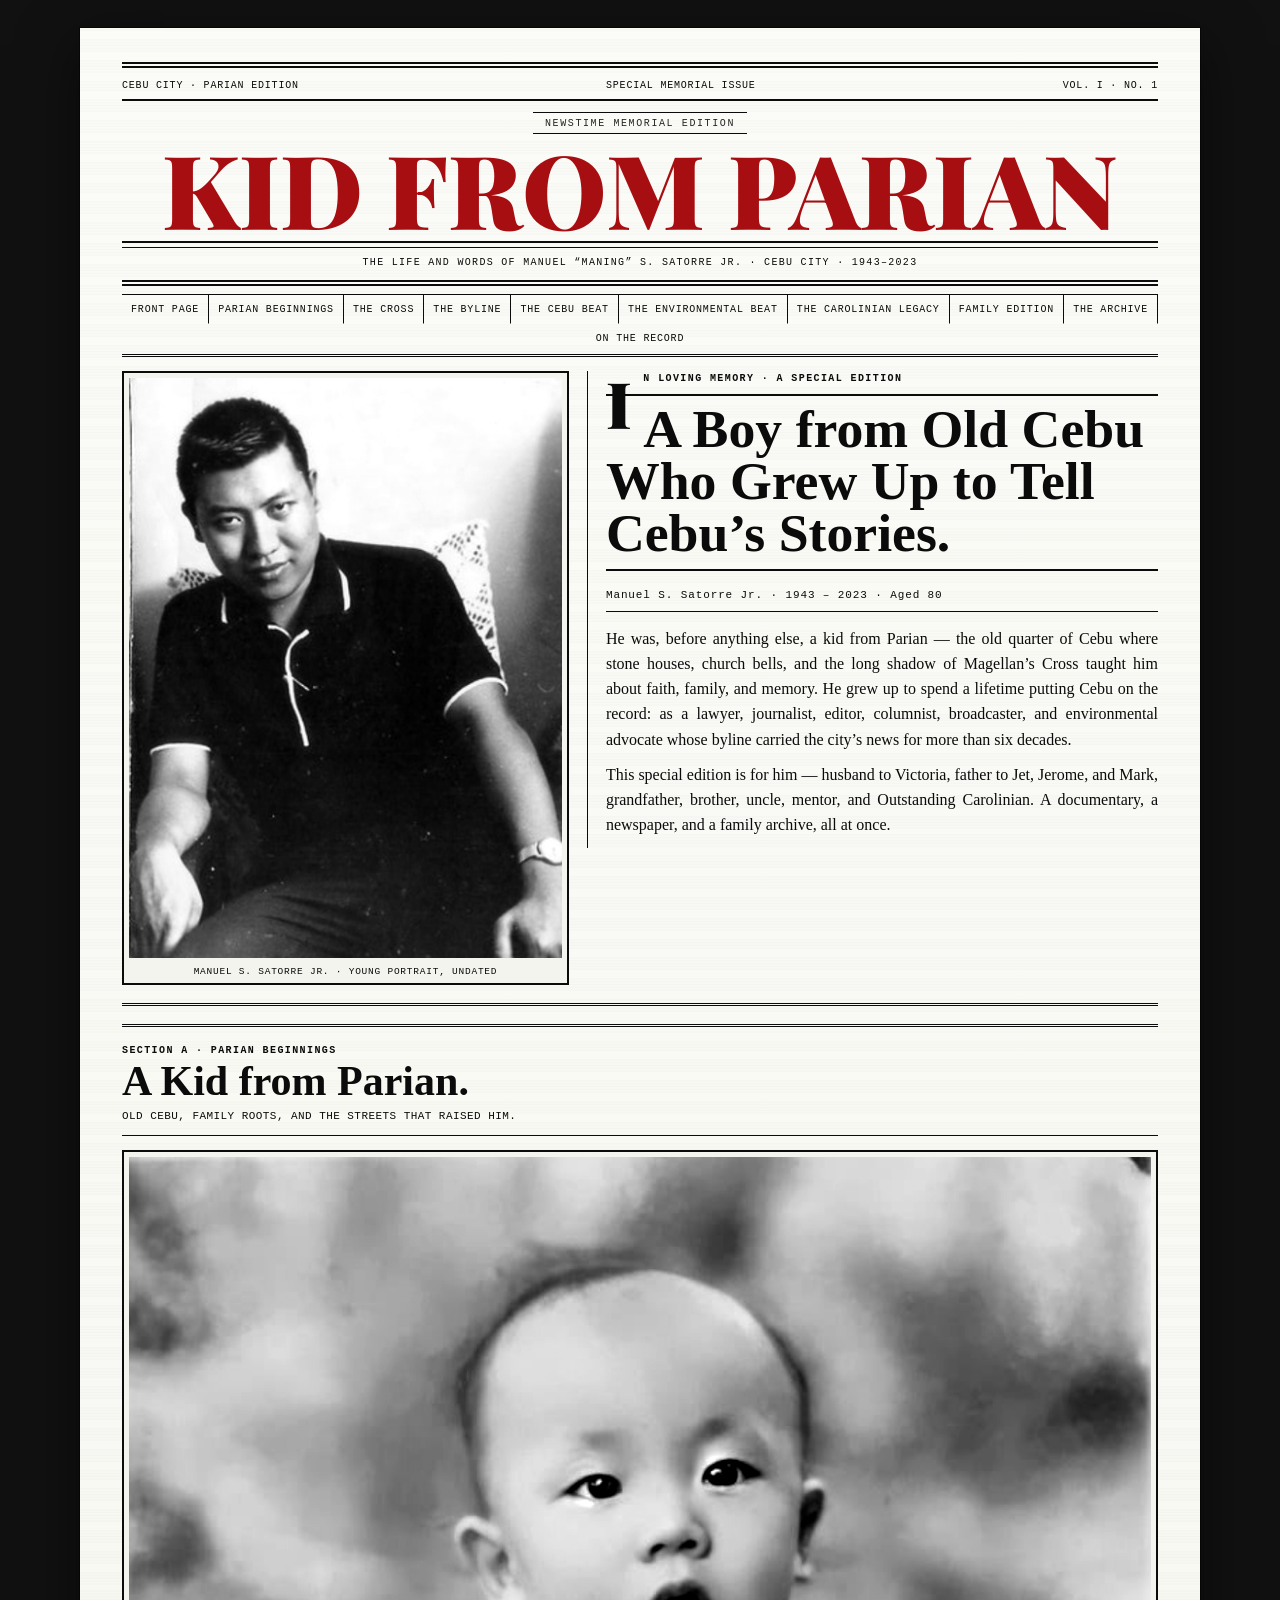
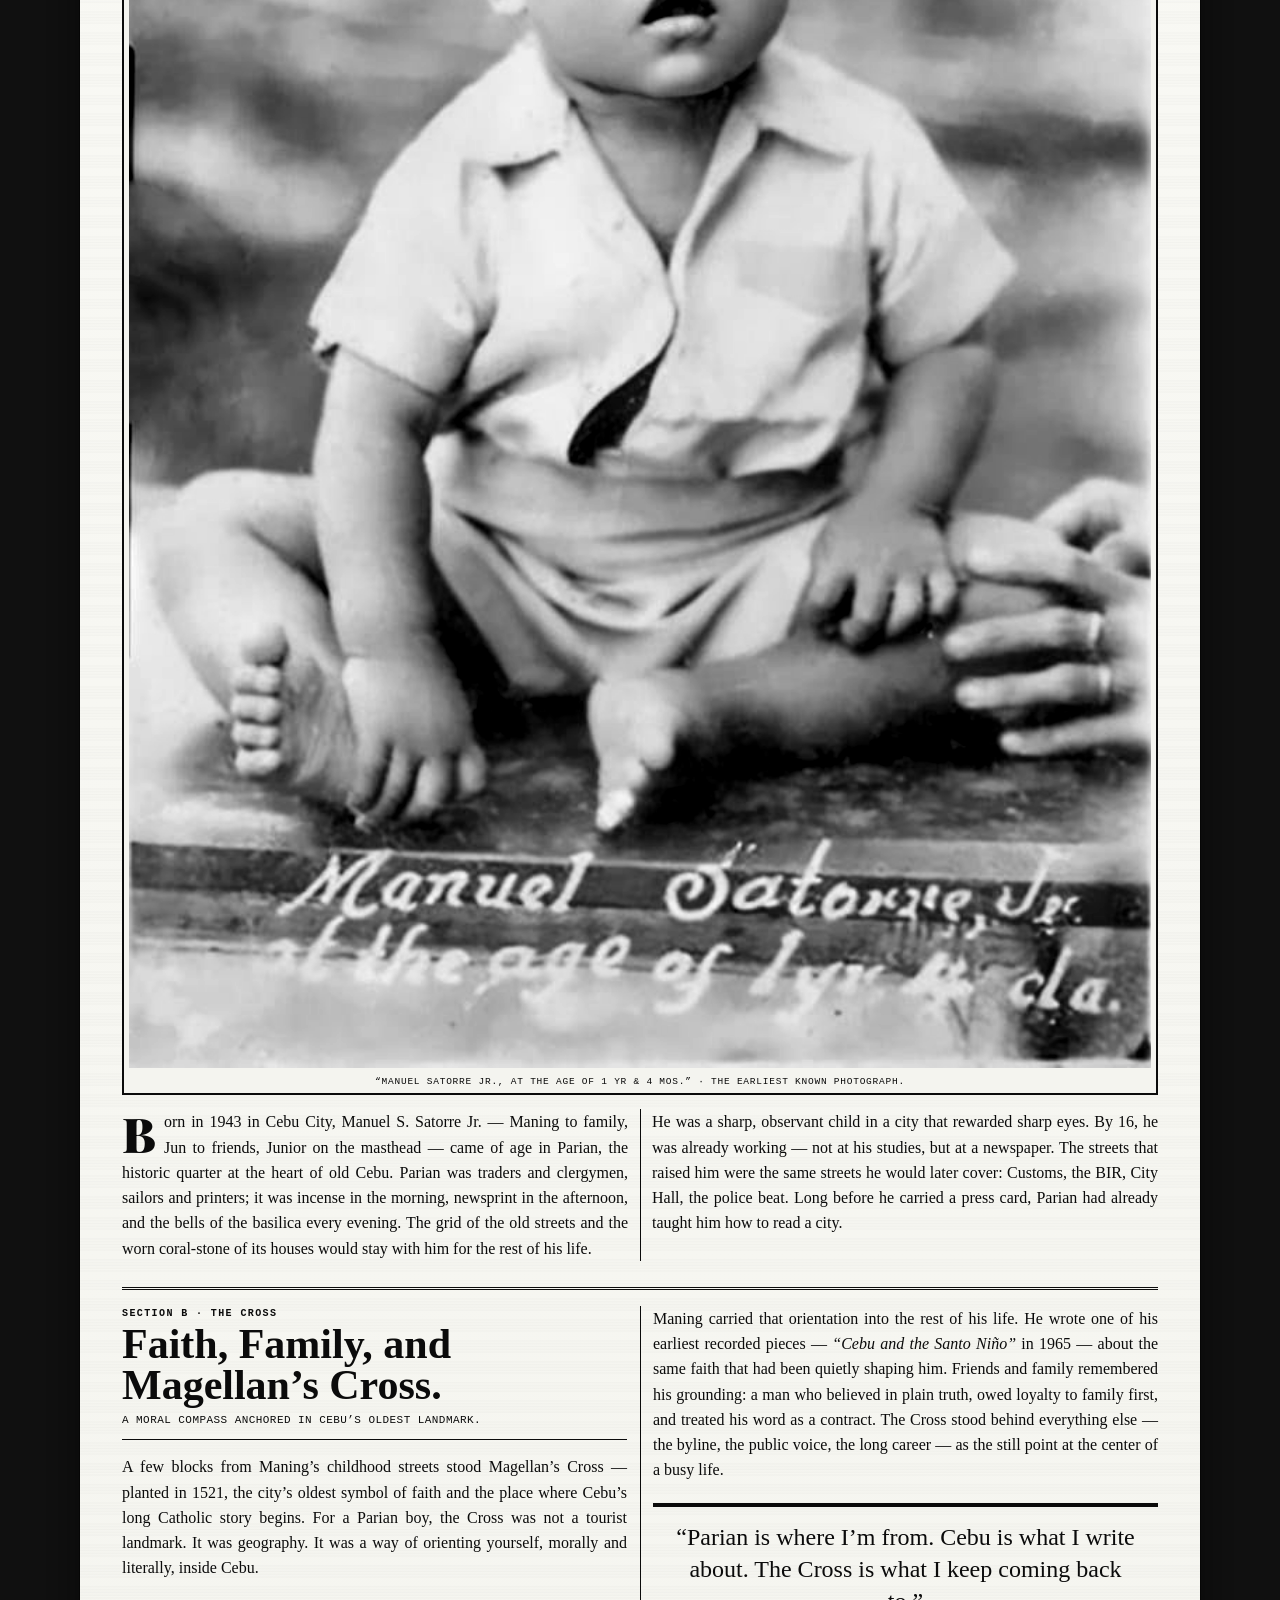
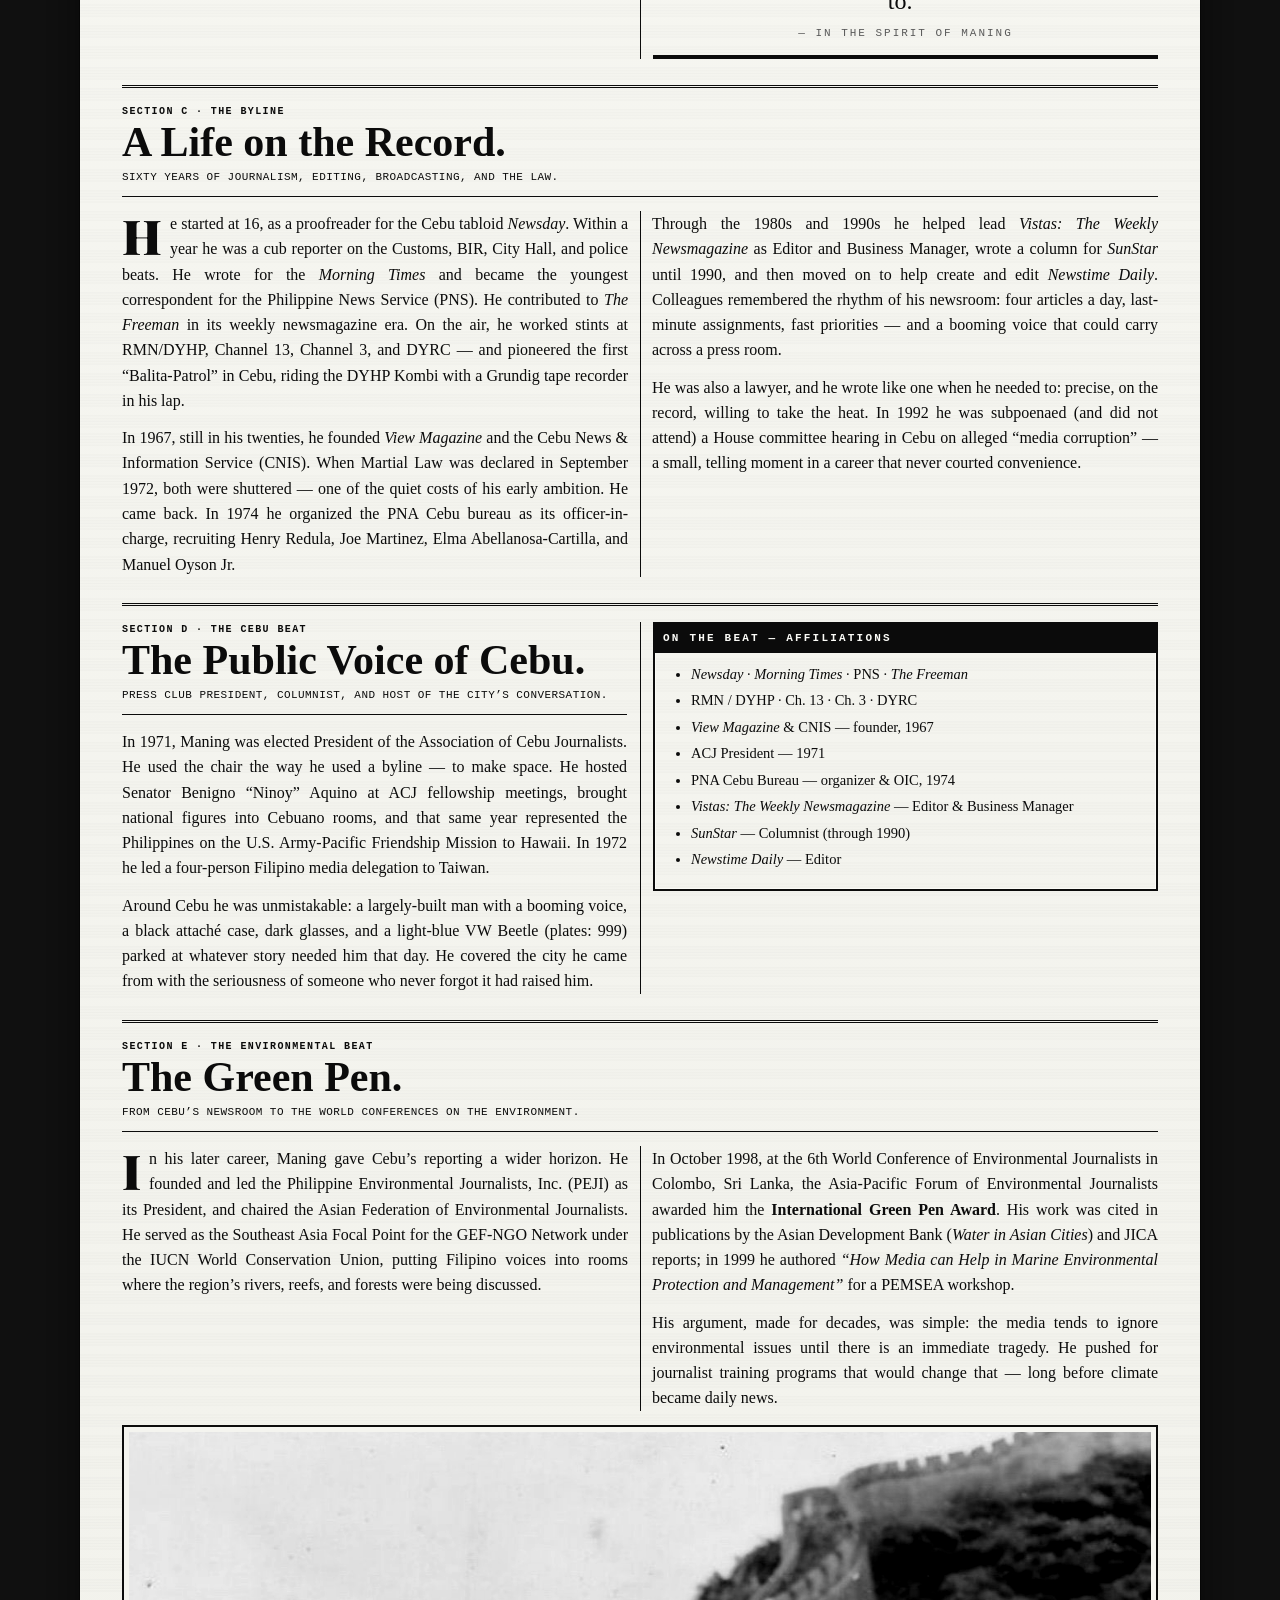
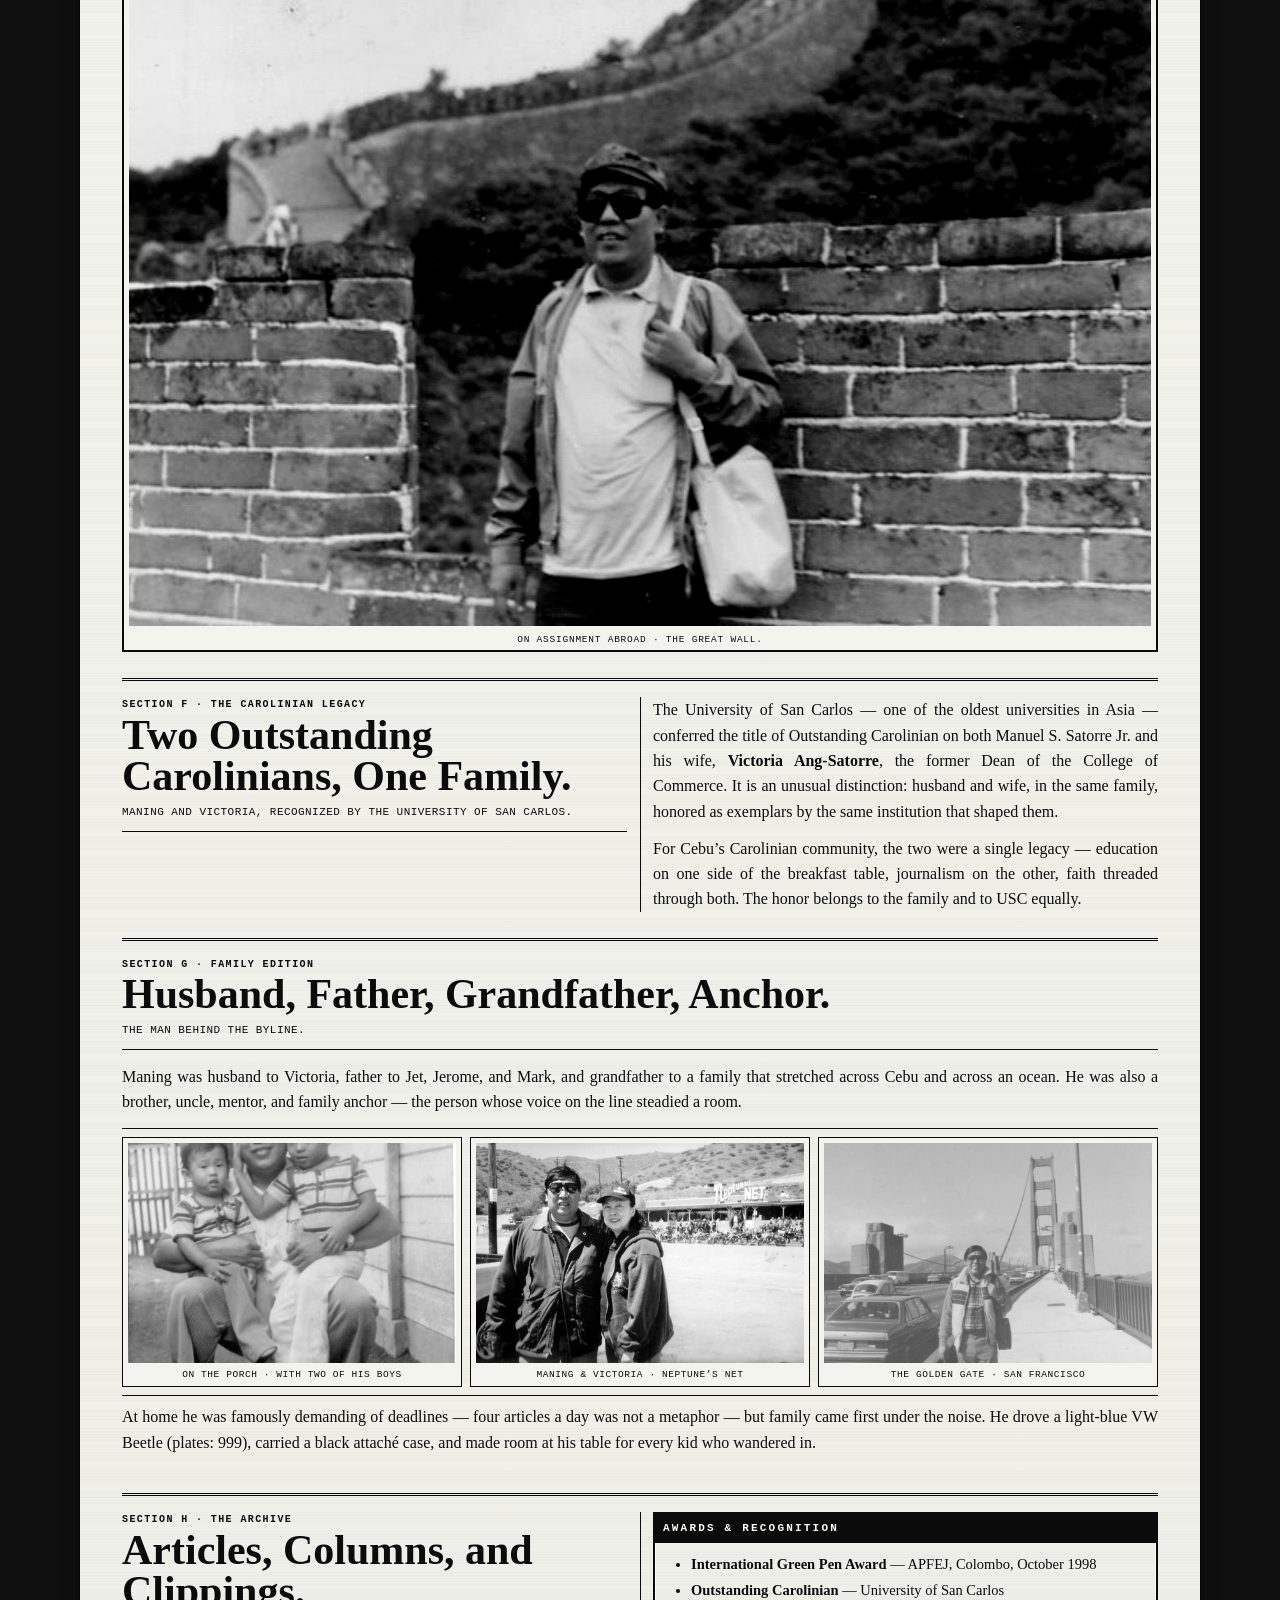
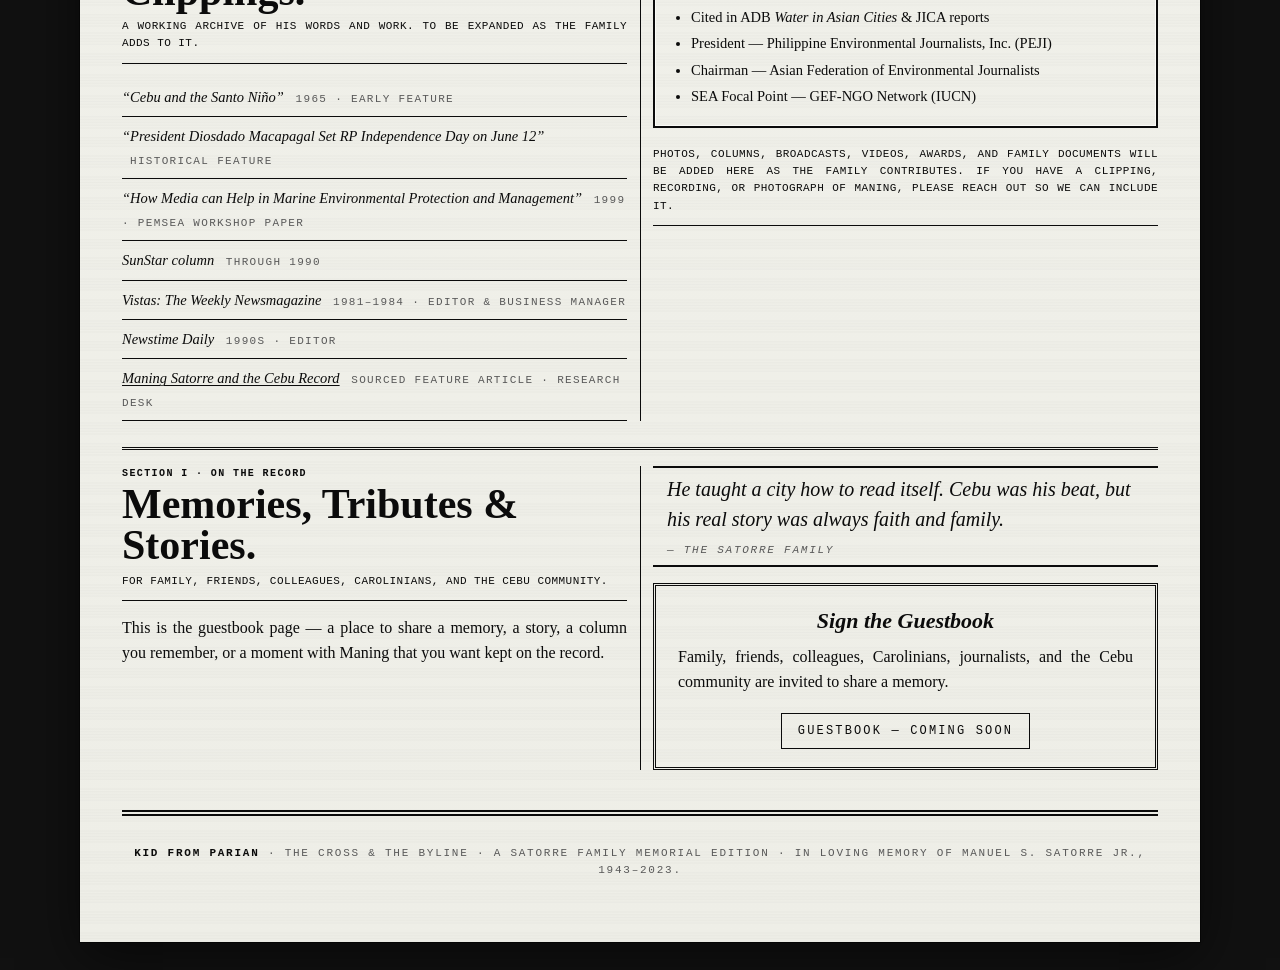
<file: newstime-comparison.html>
<!doctype html>
<html lang="en">
<head>
  <meta charset="utf-8" />
  <meta name="viewport" content="width=device-width, initial-scale=1" />
  <title>Newstime Comparison — Kid from Parian</title>
  <meta name="description" content="Kid from Parian — a newspaper-style memorial for Manuel 'Maning' S. Satorre Jr. (1943–2023): Cebuano lawyer, journalist, editor, columnist, broadcaster, environmental advocate, husband, father, grandfather, and Outstanding Carolinian." />
  <meta property="og:title" content="Kid from Parian — Remembering Maning Satorre Jr." />
  <meta property="og:description" content="A newspaper-style memorial and living family archive for Manuel 'Maning' S. Satorre Jr." />
  <meta property="og:type" content="article" />
  <meta property="og:url" content="https://maning.satorre.us/" />
  <link rel="preconnect" href="https://fonts.googleapis.com">
  <link rel="preconnect" href="https://fonts.gstatic.com" crossorigin>
  <link href="https://fonts.googleapis.com/css2?family=Playfair+Display:ital,wght@0,400;0,700;0,900;1,400;1,700;1,900&family=Old+Standard+TT:ital,wght@0,400;0,700;1,400&family=Special+Elite&family=Caveat:wght@400;700&display=swap" rel="stylesheet">
  <link rel="stylesheet" href="newstime-comparison.css" />
</head>
<body>
  <main class="page" role="main">

    <!-- ============================================================
         MASTHEAD — newspaper nameplate
         ============================================================ -->
    <header class="masthead" aria-label="Memorial masthead">
      <div class="dateline-bar">
        <span>Cebu City &middot; Parian Edition</span>
        <span>Special Memorial Issue</span>
        <span>Vol. I &middot; No. 1</span>
      </div>
      <p class="subtitle">Newstime Memorial Edition</p>
      <h1 class="nameplate">Kid from Parian</h1>
      <div class="nameplate-rule" aria-hidden="true"></div>
      <p class="edition">The Life and Words of Manuel &ldquo;Maning&rdquo; S. Satorre Jr.  &middot;  Cebu City  &middot;  1943&ndash;2023</p>
    </header>

    <!-- ============================================================
         SECTION INDEX
         ============================================================ -->
    <nav class="section-index" aria-label="Section index">
      <a href="#front-page">Front Page</a>
      <a href="#parian">Parian Beginnings</a>
      <a href="#the-cross">The Cross</a>
      <a href="#the-byline">The Byline</a>
      <a href="#cebu-beat">The Cebu Beat</a>
      <a href="#environmental-beat">The Environmental Beat</a>
      <a href="#carolinian">The Carolinian Legacy</a>
      <a href="#family-edition">Family Edition</a>
      <a href="#archive">The Archive</a>
      <a href="#on-the-record">On the Record</a>
    </nav>

    <!-- ============================================================
         FRONT PAGE
         ============================================================ -->
    <section id="front-page" class="front-page" aria-labelledby="frontpage-headline">
      <figure class="hero-photo">
        <img src="assets/maning-young-portrait.jpg"
             alt="Young Manuel 'Maning' S. Satorre Jr. seated for a black-and-white portrait" />
        <figcaption>Manuel S. Satorre Jr. &middot; Young portrait, undated</figcaption>
      </figure>
      <div class="lead">
        <p class="kicker">In Loving Memory &middot; A Special Edition</p>
        <h2 id="frontpage-headline">A Boy from Old Cebu Who Grew Up to Tell Cebu&rsquo;s Stories.</h2>
        <p class="dates">Manuel S. Satorre Jr. &middot; 1943 &ndash; 2023 &middot; Aged 80</p>
        <p>
          He was, before anything else, a kid from Parian &mdash; the old quarter of Cebu where stone houses,
          church bells, and the long shadow of Magellan&rsquo;s Cross taught him about faith, family, and
          memory. He grew up to spend a lifetime putting Cebu on the record: as a lawyer, journalist,
          editor, columnist, broadcaster, and environmental advocate whose byline carried the city&rsquo;s
          news for more than six decades.
        </p>
        <p>
          This special edition is for him &mdash; husband to Victoria, father to Jet, Jerome, and Mark,
          grandfather, brother, uncle, mentor, and Outstanding Carolinian. A documentary, a newspaper,
          and a family archive, all at once.
        </p>
      </div>
    </section>

    <!-- ============================================================
         PARIAN BEGINNINGS
         ============================================================ -->
    <section id="parian" class="article two-col" aria-labelledby="parian-h">
      <p class="section-eyebrow">Section A &middot; Parian Beginnings</p>
      <h3 id="parian-h">A Kid from Parian.</h3>
      <p class="deck">Old Cebu, family roots, and the streets that raised him.</p>

      <figure class="hero-photo" style="margin:0 0 14px;">
        <img src="assets/maning-baby-portrait-1yr-4mos.jpg"
             alt="Hand-tinted studio portrait of Manuel Satorre Jr. as a toddler, captioned: 'Manuel Satorre Jr., at the age of 1 yr & 4 mos.'" />
        <figcaption>&ldquo;Manuel Satorre Jr., at the age of 1 yr &amp; 4 mos.&rdquo; &middot; The earliest known photograph.</figcaption>
      </figure>

      <div class="body">
        <p>
          Born in 1943 in Cebu City, Manuel S. Satorre Jr. &mdash; Maning to family, Jun to friends,
          Junior on the masthead &mdash; came of age in Parian, the historic quarter at the heart of old Cebu.
          Parian was traders and clergymen, sailors and printers; it was incense in the morning,
          newsprint in the afternoon, and the bells of the basilica every evening. The grid of the
          old streets and the worn coral-stone of its houses would stay with him for the rest of his life.
        </p>
        <p>
          He was a sharp, observant child in a city that rewarded sharp eyes. By 16, he was already
          working &mdash; not at his studies, but at a newspaper. The streets that raised him were the
          same streets he would later cover: Customs, the BIR, City Hall, the police beat. Long before
          he carried a press card, Parian had already taught him how to read a city.
        </p>
      </div>
    </section>

    <!-- ============================================================
         THE CROSS
         ============================================================ -->
    <section id="the-cross" class="article" aria-labelledby="cross-h">
      <p class="section-eyebrow">Section B &middot; The Cross</p>
      <h3 id="cross-h">Faith, Family, and Magellan&rsquo;s Cross.</h3>
      <p class="deck">A moral compass anchored in Cebu&rsquo;s oldest landmark.</p>

      <p>
        A few blocks from Maning&rsquo;s childhood streets stood Magellan&rsquo;s Cross &mdash; planted in
        1521, the city&rsquo;s oldest symbol of faith and the place where Cebu&rsquo;s long Catholic story
        begins. For a Parian boy, the Cross was not a tourist landmark. It was geography. It was a way
        of orienting yourself, morally and literally, inside Cebu.
      </p>

      <p>
        Maning carried that orientation into the rest of his life. He wrote one of his earliest
        recorded pieces &mdash; <em>&ldquo;Cebu and the Santo Ni&ntilde;o&rdquo;</em> in 1965 &mdash;
        about the same faith that had been quietly shaping him. Friends and family remembered his
        grounding: a man who believed in plain truth, owed loyalty to family first, and treated his
        word as a contract. The Cross stood behind everything else &mdash; the byline, the public voice,
        the long career &mdash; as the still point at the center of a busy life.
      </p>

      <div class="pullquote">
        &ldquo;Parian is where I&rsquo;m from. Cebu is what I write about. The Cross is what I keep coming back to.&rdquo;
        <cite>&mdash; In the spirit of Maning</cite>
      </div>
    </section>

    <!-- ============================================================
         THE BYLINE
         ============================================================ -->
    <section id="the-byline" class="article two-col" aria-labelledby="byline-h">
      <p class="section-eyebrow">Section C &middot; The Byline</p>
      <h3 id="byline-h">A Life on the Record.</h3>
      <p class="deck">Sixty years of journalism, editing, broadcasting, and the law.</p>

      <div class="body">
        <p>
          He started at 16, as a proofreader for the Cebu tabloid <em>Newsday</em>. Within a year he was
          a cub reporter on the Customs, BIR, City Hall, and police beats. He wrote for the <em>Morning Times</em>
          and became the youngest correspondent for the Philippine News Service (PNS). He contributed
          to <em>The Freeman</em> in its weekly newsmagazine era. On the air, he worked stints at RMN/DYHP,
          Channel 13, Channel 3, and DYRC &mdash; and pioneered the first &ldquo;Balita-Patrol&rdquo; in
          Cebu, riding the DYHP Kombi with a Grundig tape recorder in his lap.
        </p>
        <p>
          In 1967, still in his twenties, he founded <em>View Magazine</em> and the Cebu News &amp;
          Information Service (CNIS). When Martial Law was declared in September 1972, both were
          shuttered &mdash; one of the quiet costs of his early ambition. He came back. In 1974 he
          organized the PNA Cebu bureau as its officer-in-charge, recruiting Henry Redula, Joe Martinez,
          Elma Abellanosa-Cartilla, and Manuel Oyson Jr.
        </p>
        <p>
          Through the 1980s and 1990s he helped lead <em>Vistas: The Weekly Newsmagazine</em> as Editor
          and Business Manager, wrote a column for <em>SunStar</em> until 1990, and then moved on to help
          create and edit <em>Newstime Daily</em>. Colleagues remembered the rhythm of his newsroom: four
          articles a day, last-minute assignments, fast priorities &mdash; and a booming voice that could
          carry across a press room.
        </p>
        <p>
          He was also a lawyer, and he wrote like one when he needed to: precise, on the record, willing
          to take the heat. In 1992 he was subpoenaed (and did not attend) a House committee hearing in
          Cebu on alleged &ldquo;media corruption&rdquo; &mdash; a small, telling moment in a career that
          never courted convenience.
        </p>
      </div>
    </section>

    <!-- ============================================================
         THE CEBU BEAT
         ============================================================ -->
    <section id="cebu-beat" class="article" aria-labelledby="cebu-h">
      <p class="section-eyebrow">Section D &middot; The Cebu Beat</p>
      <h3 id="cebu-h">The Public Voice of Cebu.</h3>
      <p class="deck">Press club president, columnist, and host of the city&rsquo;s conversation.</p>

      <p>
        In 1971, Maning was elected President of the Association of Cebu Journalists. He used the chair
        the way he used a byline &mdash; to make space. He hosted Senator Benigno &ldquo;Ninoy&rdquo;
        Aquino at ACJ fellowship meetings, brought national figures into Cebuano rooms, and that same
        year represented the Philippines on the U.S. Army-Pacific Friendship Mission to Hawaii. In 1972
        he led a four-person Filipino media delegation to Taiwan.
      </p>
      <p>
        Around Cebu he was unmistakable: a largely-built man with a booming voice, a black
        attach&eacute; case, dark glasses, and a light-blue VW Beetle (plates: 999) parked at whatever
        story needed him that day. He covered the city he came from with the seriousness of someone
        who never forgot it had raised him.
      </p>

      <div class="factbox">
        <h4>On the Beat — Affiliations</h4>
        <ul>
          <li><em>Newsday</em> &middot; <em>Morning Times</em> &middot; PNS &middot; <em>The Freeman</em></li>
          <li>RMN / DYHP &middot; Ch. 13 &middot; Ch. 3 &middot; DYRC</li>
          <li><em>View Magazine</em> &amp; CNIS &mdash; founder, 1967</li>
          <li>ACJ President &mdash; 1971</li>
          <li>PNA Cebu Bureau &mdash; organizer &amp; OIC, 1974</li>
          <li><em>Vistas: The Weekly Newsmagazine</em> &mdash; Editor &amp; Business Manager</li>
          <li><em>SunStar</em> &mdash; Columnist (through 1990)</li>
          <li><em>Newstime Daily</em> &mdash; Editor</li>
        </ul>
      </div>
    </section>

    <!-- ============================================================
         THE ENVIRONMENTAL BEAT
         ============================================================ -->
    <section id="environmental-beat" class="article two-col" aria-labelledby="env-h">
      <p class="section-eyebrow">Section E &middot; The Environmental Beat</p>
      <h3 id="env-h">The Green Pen.</h3>
      <p class="deck">From Cebu&rsquo;s newsroom to the world conferences on the environment.</p>

      <div class="body">
        <p>
          In his later career, Maning gave Cebu&rsquo;s reporting a wider horizon. He founded and led
          the Philippine Environmental Journalists, Inc. (PEJI) as its President, and chaired the Asian
          Federation of Environmental Journalists. He served as the Southeast Asia Focal Point for the
          GEF-NGO Network under the IUCN World Conservation Union, putting Filipino voices into rooms
          where the region&rsquo;s rivers, reefs, and forests were being discussed.
        </p>
        <p>
          In October 1998, at the 6th World Conference of Environmental Journalists in Colombo, Sri Lanka,
          the Asia-Pacific Forum of Environmental Journalists awarded him the <strong>International Green Pen
          Award</strong>. His work was cited in publications by the Asian Development Bank
          (<em>Water in Asian Cities</em>) and JICA reports; in 1999 he authored
          <em>&ldquo;How Media can Help in Marine Environmental Protection and Management&rdquo;</em>
          for a PEMSEA workshop.
        </p>
        <p>
          His argument, made for decades, was simple: the media tends to ignore environmental issues
          until there is an immediate tragedy. He pushed for journalist training programs that would
          change that &mdash; long before climate became daily news.
        </p>
      </div>

      <figure class="hero-photo" style="margin:14px 0 0;">
        <img src="assets/maning-great-wall-china.jpg"
             alt="Maning at the Great Wall of China wearing a red-star cap, dark sunglasses, and shoulder bag" />
        <figcaption>On assignment abroad &middot; The Great Wall.</figcaption>
      </figure>
    </section>

    <!-- ============================================================
         THE CAROLINIAN LEGACY
         ============================================================ -->
    <section id="carolinian" class="article" aria-labelledby="usc-h">
      <p class="section-eyebrow">Section F &middot; The Carolinian Legacy</p>
      <h3 id="usc-h">Two Outstanding Carolinians, One Family.</h3>
      <p class="deck">Maning and Victoria, recognized by the University of San Carlos.</p>

      <p>
        The University of San Carlos &mdash; one of the oldest universities in Asia &mdash; conferred
        the title of Outstanding Carolinian on both Manuel S. Satorre Jr. and his wife,
        <strong>Victoria Ang-Satorre</strong>, the former Dean of the College of Commerce. It is an
        unusual distinction: husband and wife, in the same family, honored as exemplars by the same
        institution that shaped them.
      </p>
      <p>
        For Cebu&rsquo;s Carolinian community, the two were a single legacy &mdash; education on one
        side of the breakfast table, journalism on the other, faith threaded through both. The honor
        belongs to the family and to USC equally.
      </p>
    </section>

    <!-- ============================================================
         FAMILY EDITION
         ============================================================ -->
    <section id="family-edition" class="article" aria-labelledby="family-h">
      <p class="section-eyebrow">Section G &middot; Family Edition</p>
      <h3 id="family-h">Husband, Father, Grandfather, Anchor.</h3>
      <p class="deck">The man behind the byline.</p>

      <p>
        Maning was husband to Victoria, father to Jet, Jerome, and Mark, and grandfather to a family
        that stretched across Cebu and across an ocean. He was also a brother, uncle, mentor, and
        family anchor &mdash; the person whose voice on the line steadied a room.
      </p>

      <div class="photo-strip">
        <figure>
          <img src="assets/maning-with-two-sons-porch.jpg" alt="Maning seated on a porch holding two of his young sons" />
          <figcaption>On the porch &middot; With two of his boys</figcaption>
        </figure>
        <figure>
          <img src="assets/maning-and-victoria-neptunes-net.jpg" alt="Maning and Victoria together at Neptune's Net" />
          <figcaption>Maning &amp; Victoria &middot; Neptune&rsquo;s Net</figcaption>
        </figure>
        <figure>
          <img src="assets/maning-golden-gate-bridge.jpg" alt="Maning on the Golden Gate Bridge in San Francisco" />
          <figcaption>The Golden Gate &middot; San Francisco</figcaption>
        </figure>
      </div>

      <p>
        At home he was famously demanding of deadlines &mdash; four articles a day was not a metaphor
        &mdash; but family came first under the noise. He drove a light-blue VW Beetle (plates: 999),
        carried a black attach&eacute; case, and made room at his table for every kid who wandered in.
      </p>
    </section>

    <!-- ============================================================
         THE ARCHIVE
         ============================================================ -->
    <section id="archive" class="article" aria-labelledby="archive-h">
      <p class="section-eyebrow">Section H &middot; The Archive</p>
      <h3 id="archive-h">Articles, Columns, and Clippings.</h3>
      <p class="deck">A working archive of his words and work. To be expanded as the family adds to it.</p>

      <ul class="clippings">
        <li>
          <span class="clip-title">&ldquo;Cebu and the Santo Ni&ntilde;o&rdquo;</span>
          <span class="clip-meta">1965 &middot; Early feature</span>
        </li>
        <li>
          <span class="clip-title">&ldquo;President Diosdado Macapagal Set RP Independence Day on June 12&rdquo;</span>
          <span class="clip-meta">Historical feature</span>
        </li>
        <li>
          <span class="clip-title">&ldquo;How Media can Help in Marine Environmental Protection and Management&rdquo;</span>
          <span class="clip-meta">1999 &middot; PEMSEA workshop paper</span>
        </li>
        <li>
          <span class="clip-title">SunStar column</span>
          <span class="clip-meta">Through 1990</span>
        </li>
        <li>
          <span class="clip-title">Vistas: The Weekly Newsmagazine</span>
          <span class="clip-meta">1981&ndash;1984 &middot; Editor &amp; Business Manager</span>
        </li>
        <li>
          <span class="clip-title">Newstime Daily</span>
          <span class="clip-meta">1990s &middot; Editor</span>
        </li>
        <li>
          <a class="clip-title" href="articles/maning-satorre-cebu-record.html">Maning Satorre and the Cebu Record</a>
          <span class="clip-meta">Sourced feature article &middot; Research desk</span>
        </li>
      </ul>

      <div class="factbox">
        <h4>Awards &amp; Recognition</h4>
        <ul>
          <li><strong>International Green Pen Award</strong> &mdash; APFEJ, Colombo, October 1998</li>
          <li><strong>Outstanding Carolinian</strong> &mdash; University of San Carlos</li>
          <li>Cited in ADB <em>Water in Asian Cities</em> &amp; JICA reports</li>
          <li>President &mdash; Philippine Environmental Journalists, Inc. (PEJI)</li>
          <li>Chairman &mdash; Asian Federation of Environmental Journalists</li>
          <li>SEA Focal Point &mdash; GEF-NGO Network (IUCN)</li>
        </ul>
      </div>

      <p class="deck" style="margin-top:18px;">
        Photos, columns, broadcasts, videos, awards, and family documents will be added here as the
        family contributes. If you have a clipping, recording, or photograph of Maning, please reach
        out so we can include it.
      </p>
    </section>

    <!-- ============================================================
         ON THE RECORD — guestbook
         ============================================================ -->
    <section id="on-the-record" class="article" aria-labelledby="record-h">
      <p class="section-eyebrow">Section I &middot; On the Record</p>
      <h3 id="record-h">Memories, Tributes &amp; Stories.</h3>
      <p class="deck">For family, friends, colleagues, Carolinians, and the Cebu community.</p>

      <p>
        This is the guestbook page &mdash; a place to share a memory, a story, a column you remember,
        or a moment with Maning that you want kept on the record.
      </p>

      <!-- Sample / opening tribute. Real entries will be added via the guestbook system. -->
      <blockquote class="guestbook-entry">
        He taught a city how to read itself. Cebu was his beat, but his real story
        was always faith and family.
        <span class="attribution">&mdash; The Satorre Family</span>
      </blockquote>

      <div class="guestbook-cta">
        <h4>Sign the Guestbook</h4>
        <p>Family, friends, colleagues, Carolinians, journalists, and the Cebu community are invited to share a memory.</p>
        <a href="#" aria-disabled="true">Guestbook &mdash; Coming Soon</a>
      </div>
    </section>

    <!-- ============================================================
         COLOPHON
         ============================================================ -->
    <footer class="colophon">
      <p>
        <strong>Kid from Parian</strong> &middot; The Cross &amp; the Byline &middot;
        A Satorre Family Memorial Edition &middot; In loving memory of Manuel S. Satorre Jr., 1943&ndash;2023.
      </p>
    </footer>

  </main>
</body>
</html>
</file>
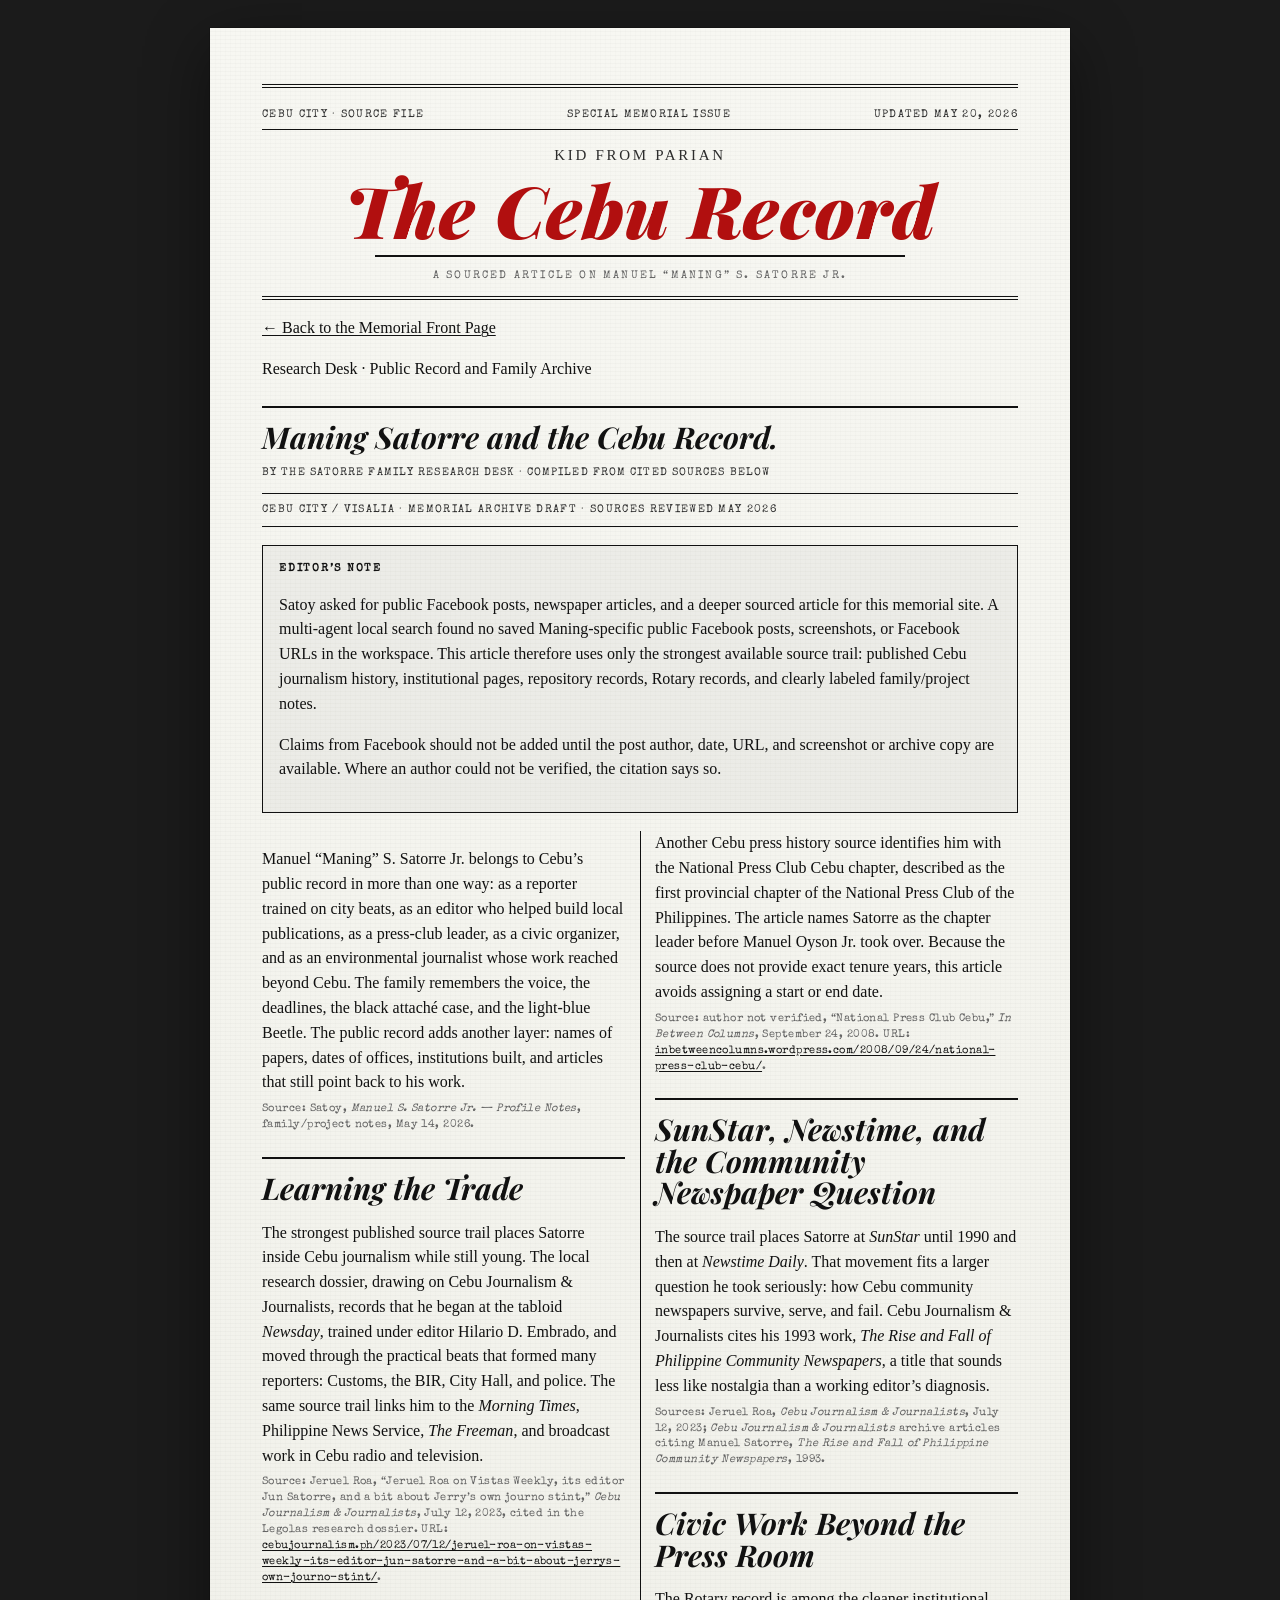
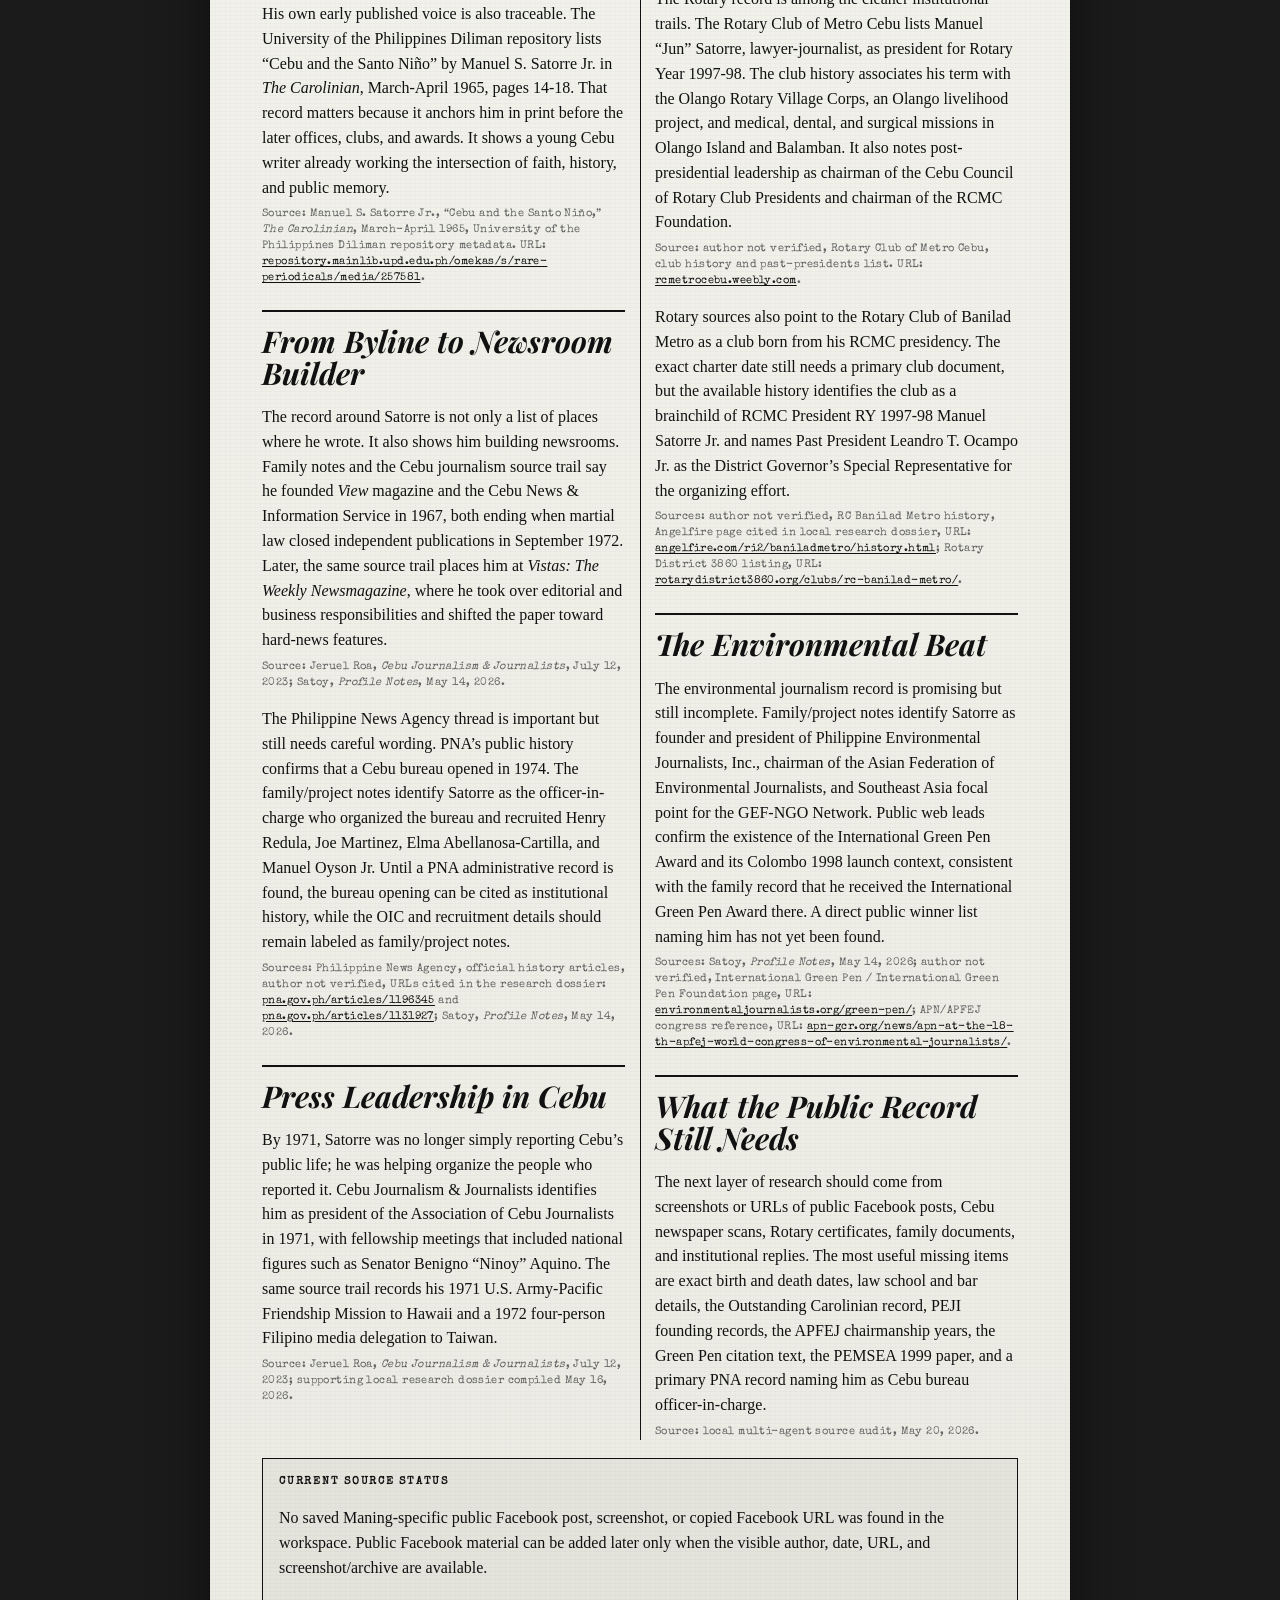
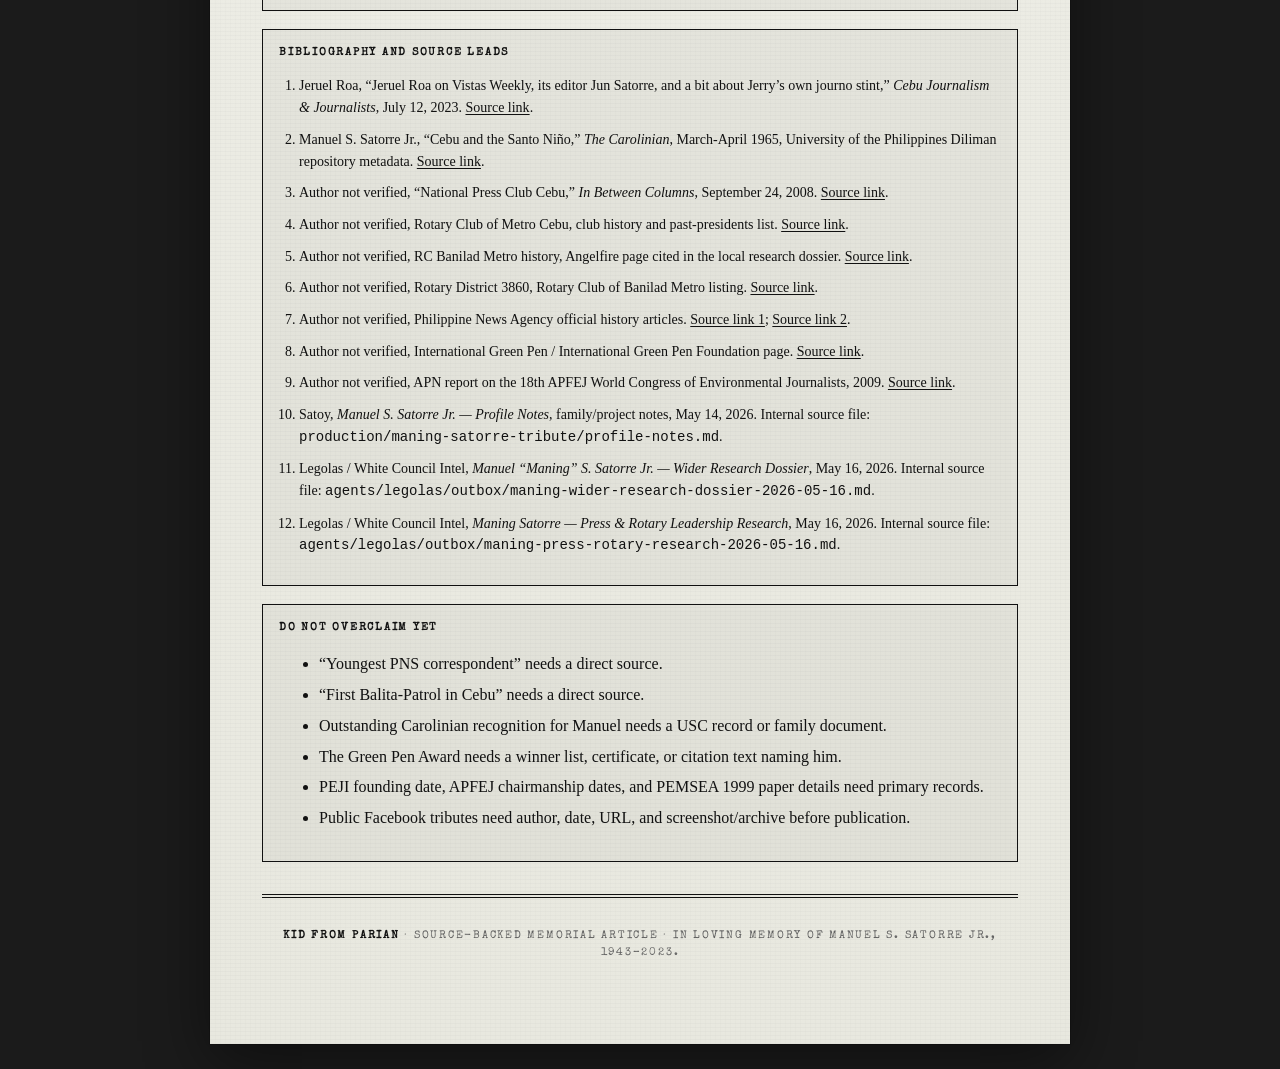
<file: articles/maning-satorre-cebu-record.html>
<!doctype html>
<html lang="en">
<head>
  <meta charset="utf-8" />
  <meta name="viewport" content="width=device-width, initial-scale=1" />
  <title>Maning Satorre and the Cebu Record — Kid from Parian</title>
  <meta name="description" content="A sourced feature article on Manuel 'Maning' S. Satorre Jr., Cebu journalism, civic leadership, and the documented public record behind the memorial site." />
  <meta property="og:title" content="Maning Satorre and the Cebu Record" />
  <meta property="og:description" content="A sourced feature article for the Kid from Parian memorial site." />
  <meta property="og:type" content="article" />
  <meta property="og:url" content="https://maning.satorre.us/articles/maning-satorre-cebu-record.html" />
  <link rel="preconnect" href="https://fonts.googleapis.com">
  <link rel="preconnect" href="https://fonts.gstatic.com" crossorigin>
  <link href="https://fonts.googleapis.com/css2?family=Playfair+Display:ital,wght@0,400;0,700;0,900;1,400;1,700;1,900&family=Old+Standard+TT:ital,wght@0,400;0,700;1,400&family=Special+Elite&family=Caveat:wght@400;700&display=swap" rel="stylesheet">
  <link rel="stylesheet" href="../styles.css" />
  <style>
    .article-page {
      max-width: 860px;
      margin-left: auto;
      margin-right: auto;
    }

    .article-page .dateline {
      border-bottom: 1px solid var(--rule);
      border-top: 1px solid var(--rule);
      color: var(--ink-soft);
      font-family: var(--type);
      font-size: 11px;
      letter-spacing: 0.12em;
      margin: 12px 0 18px;
      padding: 7px 0;
      text-transform: uppercase;
    }

    .article-page .editor-note,
    .article-page .source-note {
      border: 1px solid var(--rule);
      background: rgba(0, 0, 0, 0.035);
      padding: 14px 16px;
      margin: 18px 0;
    }

    .article-page .editor-note h3,
    .article-page .source-note h3 {
      font-family: var(--type);
      font-size: 11px;
      letter-spacing: 0.16em;
      margin: 0 0 8px;
      text-transform: uppercase;
    }

    .article-page h2 {
      border-top: 2px solid var(--rule);
      font-family: var(--serif);
      font-size: 30px;
      font-style: italic;
      line-height: 1.05;
      margin: 24px 0 8px;
      padding-top: 14px;
    }

    .article-page .byline {
      color: var(--ink-soft);
      font-family: var(--type);
      font-size: 11px;
      letter-spacing: 0.1em;
      text-transform: uppercase;
    }

    .article-page .citation {
      color: var(--ink-faint);
      display: block;
      font-family: var(--type);
      font-size: 11px;
      letter-spacing: 0.04em;
      line-height: 1.45;
      margin-top: 6px;
    }

    .article-page .citation a,
    .article-page .source-list a,
    .article-page .back-link {
      color: var(--ink);
      text-decoration: underline;
      text-decoration-thickness: 1px;
      text-underline-offset: 2px;
    }

    .article-page .source-list {
      font-size: 14px;
      line-height: 1.55;
      padding-left: 20px;
    }

    .article-page .source-list li {
      margin-bottom: 10px;
    }

    .article-page .unverified-list li {
      margin-bottom: 6px;
    }

    @media (min-width: 840px) {
      .article-page .story-body {
        column-count: 2;
        column-gap: 30px;
        column-rule: 1px solid var(--rule);
      }

      .article-page .story-body h2,
      .article-page .story-body .source-note {
        break-after: avoid;
        break-inside: avoid;
      }
    }
  </style>
</head>
<body>
  <main class="page article-page" role="main">
    <header class="masthead" aria-label="Article masthead">
      <div class="dateline-bar">
        <span>Cebu City &middot; Source File</span>
        <span>Special Memorial Issue</span>
        <span>Updated May 20, 2026</span>
      </div>
      <p class="subtitle">Kid from Parian</p>
      <h1 class="nameplate">The Cebu Record</h1>
      <div class="nameplate-rule" aria-hidden="true"></div>
      <p class="edition">A sourced article on Manuel &ldquo;Maning&rdquo; S. Satorre Jr.</p>
    </header>

    <p><a class="back-link" href="../index.html">&larr; Back to the Memorial Front Page</a></p>

    <article aria-labelledby="article-title">
      <p class="kicker">Research Desk &middot; Public Record and Family Archive</p>
      <h2 id="article-title">Maning Satorre and the Cebu Record.</h2>
      <p class="byline">By the Satorre Family Research Desk &middot; Compiled from cited sources below</p>
      <p class="dateline">Cebu City / Visalia &middot; Memorial archive draft &middot; Sources reviewed May 2026</p>

      <section class="editor-note" aria-labelledby="editor-note">
        <h3 id="editor-note">Editor&rsquo;s Note</h3>
        <p>
          Satoy asked for public Facebook posts, newspaper articles, and a deeper sourced article for this memorial site.
          A multi-agent local search found no saved Maning-specific public Facebook posts, screenshots, or Facebook URLs in
          the workspace. This article therefore uses only the strongest available source trail: published Cebu journalism
          history, institutional pages, repository records, Rotary records, and clearly labeled family/project notes.
        </p>
        <p>
          Claims from Facebook should not be added until the post author, date, URL, and screenshot or archive copy are available.
          Where an author could not be verified, the citation says so.
        </p>
      </section>

      <div class="story-body">
        <p>
          Manuel &ldquo;Maning&rdquo; S. Satorre Jr. belongs to Cebu&rsquo;s public record in more than one way:
          as a reporter trained on city beats, as an editor who helped build local publications, as a press-club leader,
          as a civic organizer, and as an environmental journalist whose work reached beyond Cebu.
          The family remembers the voice, the deadlines, the black attach&eacute; case, and the light-blue Beetle.
          The public record adds another layer: names of papers, dates of offices, institutions built, and articles that
          still point back to his work.
          <span class="citation">Source: Satoy, <em>Manuel S. Satorre Jr. — Profile Notes</em>, family/project notes, May 14, 2026.</span>
        </p>

        <h2>Learning the Trade</h2>
        <p>
          The strongest published source trail places Satorre inside Cebu journalism while still young. The local research
          dossier, drawing on Cebu Journalism &amp; Journalists, records that he began at the tabloid <em>Newsday</em>,
          trained under editor Hilario D. Embrado, and moved through the practical beats that formed many reporters:
          Customs, the BIR, City Hall, and police. The same source trail links him to the <em>Morning Times</em>,
          Philippine News Service, <em>The Freeman</em>, and broadcast work in Cebu radio and television.
          <span class="citation">Source: Jeruel Roa, &ldquo;Jeruel Roa on Vistas Weekly, its editor Jun Satorre, and a bit about Jerry&rsquo;s own journo stint,&rdquo; <em>Cebu Journalism &amp; Journalists</em>, July 12, 2023, cited in the Legolas research dossier. URL: <a href="https://cebujournalism.ph/2023/07/12/jeruel-roa-on-vistas-weekly-its-editor-jun-satorre-and-a-bit-about-jerrys-own-journo-stint/">cebujournalism.ph/2023/07/12/jeruel-roa-on-vistas-weekly-its-editor-jun-satorre-and-a-bit-about-jerrys-own-journo-stint/</a>.</span>
        </p>

        <p>
          His own early published voice is also traceable. The University of the Philippines Diliman repository lists
          &ldquo;Cebu and the Santo Ni&ntilde;o&rdquo; by Manuel S. Satorre Jr. in <em>The Carolinian</em>,
          March-April 1965, pages 14-18. That record matters because it anchors him in print before the later offices,
          clubs, and awards. It shows a young Cebu writer already working the intersection of faith, history, and public memory.
          <span class="citation">Source: Manuel S. Satorre Jr., &ldquo;Cebu and the Santo Ni&ntilde;o,&rdquo; <em>The Carolinian</em>, March-April 1965, University of the Philippines Diliman repository metadata. URL: <a href="https://repository.mainlib.upd.edu.ph/omekas/s/rare-periodicals/media/257581">repository.mainlib.upd.edu.ph/omekas/s/rare-periodicals/media/257581</a>.</span>
        </p>

        <h2>From Byline to Newsroom Builder</h2>
        <p>
          The record around Satorre is not only a list of places where he wrote. It also shows him building newsrooms.
          Family notes and the Cebu journalism source trail say he founded <em>View</em> magazine and the Cebu News
          &amp; Information Service in 1967, both ending when martial law closed independent publications in September 1972.
          Later, the same source trail places him at <em>Vistas: The Weekly Newsmagazine</em>, where he took over editorial
          and business responsibilities and shifted the paper toward hard-news features.
          <span class="citation">Source: Jeruel Roa, <em>Cebu Journalism &amp; Journalists</em>, July 12, 2023; Satoy, <em>Profile Notes</em>, May 14, 2026.</span>
        </p>

        <p>
          The Philippine News Agency thread is important but still needs careful wording. PNA&rsquo;s public history confirms
          that a Cebu bureau opened in 1974. The family/project notes identify Satorre as the officer-in-charge who organized
          the bureau and recruited Henry Redula, Joe Martinez, Elma Abellanosa-Cartilla, and Manuel Oyson Jr. Until a PNA
          administrative record is found, the bureau opening can be cited as institutional history, while the OIC and recruitment
          details should remain labeled as family/project notes.
          <span class="citation">Sources: Philippine News Agency, official history articles, author not verified, URLs cited in the research dossier: <a href="https://www.pna.gov.ph/articles/1196345">pna.gov.ph/articles/1196345</a> and <a href="https://www.pna.gov.ph/articles/1131927">pna.gov.ph/articles/1131927</a>; Satoy, <em>Profile Notes</em>, May 14, 2026.</span>
        </p>

        <h2>Press Leadership in Cebu</h2>
        <p>
          By 1971, Satorre was no longer simply reporting Cebu&rsquo;s public life; he was helping organize the people who reported it.
          Cebu Journalism &amp; Journalists identifies him as president of the Association of Cebu Journalists in 1971, with
          fellowship meetings that included national figures such as Senator Benigno &ldquo;Ninoy&rdquo; Aquino. The same source
          trail records his 1971 U.S. Army-Pacific Friendship Mission to Hawaii and a 1972 four-person Filipino media delegation
          to Taiwan.
          <span class="citation">Source: Jeruel Roa, <em>Cebu Journalism &amp; Journalists</em>, July 12, 2023; supporting local research dossier compiled May 16, 2026.</span>
        </p>

        <p>
          Another Cebu press history source identifies him with the National Press Club Cebu chapter, described as the first
          provincial chapter of the National Press Club of the Philippines. The article names Satorre as the chapter leader
          before Manuel Oyson Jr. took over. Because the source does not provide exact tenure years, this article avoids
          assigning a start or end date.
          <span class="citation">Source: author not verified, &ldquo;National Press Club Cebu,&rdquo; <em>In Between Columns</em>, September 24, 2008. URL: <a href="https://inbetweencolumns.wordpress.com/2008/09/24/national-press-club-cebu/">inbetweencolumns.wordpress.com/2008/09/24/national-press-club-cebu/</a>.</span>
        </p>

        <h2>SunStar, Newstime, and the Community Newspaper Question</h2>
        <p>
          The source trail places Satorre at <em>SunStar</em> until 1990 and then at <em>Newstime Daily</em>.
          That movement fits a larger question he took seriously: how Cebu community newspapers survive, serve, and fail.
          Cebu Journalism &amp; Journalists cites his 1993 work, <em>The Rise and Fall of Philippine Community Newspapers</em>,
          a title that sounds less like nostalgia than a working editor&rsquo;s diagnosis.
          <span class="citation">Sources: Jeruel Roa, <em>Cebu Journalism &amp; Journalists</em>, July 12, 2023; <em>Cebu Journalism &amp; Journalists</em> archive articles citing Manuel Satorre, <em>The Rise and Fall of Philippine Community Newspapers</em>, 1993.</span>
        </p>

        <h2>Civic Work Beyond the Press Room</h2>
        <p>
          The Rotary record is among the cleaner institutional trails. The Rotary Club of Metro Cebu lists Manuel &ldquo;Jun&rdquo;
          Satorre, lawyer-journalist, as president for Rotary Year 1997-98. The club history associates his term with the
          Olango Rotary Village Corps, an Olango livelihood project, and medical, dental, and surgical missions in Olango
          Island and Balamban. It also notes post-presidential leadership as chairman of the Cebu Council of Rotary Club
          Presidents and chairman of the RCMC Foundation.
          <span class="citation">Source: author not verified, Rotary Club of Metro Cebu, club history and past-presidents list. URL: <a href="http://rcmetrocebu.weebly.com/">rcmetrocebu.weebly.com</a>.</span>
        </p>

        <p>
          Rotary sources also point to the Rotary Club of Banilad Metro as a club born from his RCMC presidency. The exact
          charter date still needs a primary club document, but the available history identifies the club as a brainchild
          of RCMC President RY 1997-98 Manuel Satorre Jr. and names Past President Leandro T. Ocampo Jr. as the District
          Governor&rsquo;s Special Representative for the organizing effort.
          <span class="citation">Sources: author not verified, RC Banilad Metro history, Angelfire page cited in local research dossier, URL: <a href="https://www.angelfire.com/ri2/baniladmetro/history.html">angelfire.com/ri2/baniladmetro/history.html</a>; Rotary District 3860 listing, URL: <a href="https://www.rotarydistrict3860.org/clubs/rc-banilad-metro/">rotarydistrict3860.org/clubs/rc-banilad-metro/</a>.</span>
        </p>

        <h2>The Environmental Beat</h2>
        <p>
          The environmental journalism record is promising but still incomplete. Family/project notes identify Satorre as
          founder and president of Philippine Environmental Journalists, Inc., chairman of the Asian Federation of Environmental
          Journalists, and Southeast Asia focal point for the GEF-NGO Network. Public web leads confirm the existence of
          the International Green Pen Award and its Colombo 1998 launch context, consistent with the family record that he
          received the International Green Pen Award there. A direct public winner list naming him has not yet been found.
          <span class="citation">Sources: Satoy, <em>Profile Notes</em>, May 14, 2026; author not verified, International Green Pen / International Green Pen Foundation page, URL: <a href="https://environmentaljournalists.org/green-pen/">environmentaljournalists.org/green-pen/</a>; APN/APFEJ congress reference, URL: <a href="https://www.apn-gcr.org/news/apn-at-the-18-th-apfej-world-congress-of-environmental-journalists/">apn-gcr.org/news/apn-at-the-18-th-apfej-world-congress-of-environmental-journalists/</a>.</span>
        </p>

        <h2>What the Public Record Still Needs</h2>
        <p>
          The next layer of research should come from screenshots or URLs of public Facebook posts, Cebu newspaper scans,
          Rotary certificates, family documents, and institutional replies. The most useful missing items are exact birth
          and death dates, law school and bar details, the Outstanding Carolinian record, PEJI founding records, the APFEJ
          chairmanship years, the Green Pen citation text, the PEMSEA 1999 paper, and a primary PNA record naming him as
          Cebu bureau officer-in-charge.
          <span class="citation">Source: local multi-agent source audit, May 20, 2026.</span>
        </p>
      </div>

      <section class="source-note" aria-labelledby="source-status">
        <h3 id="source-status">Current Source Status</h3>
        <p>
          No saved Maning-specific public Facebook post, screenshot, or copied Facebook URL was found in the workspace.
          Public Facebook material can be added later only when the visible author, date, URL, and screenshot/archive are available.
        </p>
      </section>

      <section class="source-note" aria-labelledby="bibliography">
        <h3 id="bibliography">Bibliography and Source Leads</h3>
        <ol class="source-list">
          <li>Jeruel Roa, &ldquo;Jeruel Roa on Vistas Weekly, its editor Jun Satorre, and a bit about Jerry&rsquo;s own journo stint,&rdquo; <em>Cebu Journalism &amp; Journalists</em>, July 12, 2023. <a href="https://cebujournalism.ph/2023/07/12/jeruel-roa-on-vistas-weekly-its-editor-jun-satorre-and-a-bit-about-jerrys-own-journo-stint/">Source link</a>.</li>
          <li>Manuel S. Satorre Jr., &ldquo;Cebu and the Santo Ni&ntilde;o,&rdquo; <em>The Carolinian</em>, March-April 1965, University of the Philippines Diliman repository metadata. <a href="https://repository.mainlib.upd.edu.ph/omekas/s/rare-periodicals/media/257581">Source link</a>.</li>
          <li>Author not verified, &ldquo;National Press Club Cebu,&rdquo; <em>In Between Columns</em>, September 24, 2008. <a href="https://inbetweencolumns.wordpress.com/2008/09/24/national-press-club-cebu/">Source link</a>.</li>
          <li>Author not verified, Rotary Club of Metro Cebu, club history and past-presidents list. <a href="http://rcmetrocebu.weebly.com/">Source link</a>.</li>
          <li>Author not verified, RC Banilad Metro history, Angelfire page cited in the local research dossier. <a href="https://www.angelfire.com/ri2/baniladmetro/history.html">Source link</a>.</li>
          <li>Author not verified, Rotary District 3860, Rotary Club of Banilad Metro listing. <a href="https://www.rotarydistrict3860.org/clubs/rc-banilad-metro/">Source link</a>.</li>
          <li>Author not verified, Philippine News Agency official history articles. <a href="https://www.pna.gov.ph/articles/1196345">Source link 1</a>; <a href="https://www.pna.gov.ph/articles/1131927">Source link 2</a>.</li>
          <li>Author not verified, International Green Pen / International Green Pen Foundation page. <a href="https://environmentaljournalists.org/green-pen/">Source link</a>.</li>
          <li>Author not verified, APN report on the 18th APFEJ World Congress of Environmental Journalists, 2009. <a href="https://www.apn-gcr.org/news/apn-at-the-18-th-apfej-world-congress-of-environmental-journalists/">Source link</a>.</li>
          <li>Satoy, <em>Manuel S. Satorre Jr. — Profile Notes</em>, family/project notes, May 14, 2026. Internal source file: <code>production/maning-satorre-tribute/profile-notes.md</code>.</li>
          <li>Legolas / White Council Intel, <em>Manuel &ldquo;Maning&rdquo; S. Satorre Jr. — Wider Research Dossier</em>, May 16, 2026. Internal source file: <code>agents/legolas/outbox/maning-wider-research-dossier-2026-05-16.md</code>.</li>
          <li>Legolas / White Council Intel, <em>Maning Satorre — Press &amp; Rotary Leadership Research</em>, May 16, 2026. Internal source file: <code>agents/legolas/outbox/maning-press-rotary-research-2026-05-16.md</code>.</li>
        </ol>
      </section>

      <section class="source-note" aria-labelledby="needs-verification">
        <h3 id="needs-verification">Do Not Overclaim Yet</h3>
        <ul class="unverified-list">
          <li>&ldquo;Youngest PNS correspondent&rdquo; needs a direct source.</li>
          <li>&ldquo;First Balita-Patrol in Cebu&rdquo; needs a direct source.</li>
          <li>Outstanding Carolinian recognition for Manuel needs a USC record or family document.</li>
          <li>The Green Pen Award needs a winner list, certificate, or citation text naming him.</li>
          <li>PEJI founding date, APFEJ chairmanship dates, and PEMSEA 1999 paper details need primary records.</li>
          <li>Public Facebook tributes need author, date, URL, and screenshot/archive before publication.</li>
        </ul>
      </section>
    </article>

    <footer class="colophon">
      <p>
        <strong>Kid from Parian</strong> &middot; Source-backed memorial article &middot;
        In loving memory of Manuel S. Satorre Jr., 1943&ndash;2023.
      </p>
    </footer>
  </main>
</body>
</html>
</file>
<file: styles.css>
/* ============================================================
   Kid from Parian — The Life and Words of Manuel "Maning" S. Satorre Jr.
   A memorial in the shape of a newspaper special edition.
   ============================================================ */

:root {
  /* Palette — traditional black-and-white newspaper, with red only for the nameplate */
  --paper:        #f7f7f2;
  --paper-edge:   #e8e8df;
  --paper-dark:   #dcdcd2;
  --ink:          #111111;
  --ink-soft:     #2c2c2c;
  --ink-faint:    #626262;
  --rule:         #111111;
  --name-red:     #b10f0f;

  --serif:    "Playfair Display", "Bodoni 72", "Times New Roman", Georgia, serif;
  --slab:     "Old Standard TT", "Cambria", Georgia, serif;
  --type:     "Special Elite", "Courier Prime", "Courier New", ui-monospace, monospace;
  --hand:     "Caveat", "Homemade Apple", "Bradley Hand", cursive;
}

* { box-sizing: border-box; }

html, body {
  margin: 0; padding: 0;
  background: #1b1b1b;
  color: var(--ink);
  font-family: var(--slab);
  line-height: 1.55;
  -webkit-font-smoothing: antialiased;
}

/* ----- The newspaper sheet ----- */
.page {
  max-width: 980px;
  margin: 28px auto;
  padding: 56px 52px 72px;
  background:
    repeating-linear-gradient(0deg, rgba(0,0,0,0.018) 0 1px, transparent 1px 4px),
    repeating-linear-gradient(90deg, rgba(0,0,0,0.012) 0 1px, transparent 1px 5px),
    linear-gradient(180deg, var(--paper) 0%, var(--paper-edge) 100%);
  box-shadow:
    0 0 0 1px rgba(0,0,0,0.15),
    0 18px 60px rgba(0,0,0,0.45);
  position: relative;
  overflow: hidden;
}

/* Keep the sheet clean like a traditional newspaper page. */
.page::before {
  content: none;
}

.page::after {
  content: none;
}

.page > * { position: relative; z-index: 1; }

/* ============================================================
   MASTHEAD — newspaper nameplate
   ============================================================ */
.masthead {
  text-align: center;
  border-top: 4px double var(--rule);
  border-bottom: 4px double var(--rule);
  padding: 18px 0 12px;
  margin-bottom: 14px;
}

.masthead .dateline-bar {
  display: flex;
  justify-content: space-between;
  font-family: var(--type);
  font-size: 11px;
  letter-spacing: 0.12em;
  text-transform: uppercase;
  color: var(--ink-soft);
  border-bottom: 1px solid var(--rule);
  padding-bottom: 6px;
  margin-bottom: 14px;
}

.masthead h1.nameplate {
  font-family: var(--serif);
  font-weight: 900;
  font-size: clamp(40px, 6vw, 72px);
  letter-spacing: 0.01em;
  line-height: 1;
  color: var(--name-red);
  margin: 6px 0 4px;
  text-transform: none;
  font-style: italic;
}

.masthead .nameplate-rule {
  height: 2px;
  background: var(--rule);
  margin: 10px auto;
  width: 70%;
}

.masthead .subtitle {
  font-family: var(--slab);
  font-size: 15px;
  letter-spacing: 0.18em;
  text-transform: uppercase;
  color: var(--ink-soft);
  margin: 6px 0 2px;
}

.masthead .edition {
  font-family: var(--type);
  font-size: 11px;
  letter-spacing: 0.2em;
  text-transform: uppercase;
  color: var(--ink-faint);
  margin: 4px 0 0;
}

/* ============================================================
   FRONT PAGE — hero
   ============================================================ */
.front-page {
  margin: 22px 0 14px;
  display: grid;
  grid-template-columns: 1.1fr 1fr;
  gap: 28px;
  align-items: stretch;
  border-bottom: 1px solid var(--rule);
  padding-bottom: 26px;
}

.hero-photo {
  margin: 0;
  border: 1px solid var(--rule);
  padding: 8px;
  background: var(--paper-dark);
  box-shadow: none;
}
.hero-photo img {
  display: block;
  width: 100%;
  height: auto;
  filter: grayscale(1) contrast(1.08);
}
.hero-photo figcaption {
  font-family: var(--type);
  font-size: 11px;
  letter-spacing: 0.08em;
  text-transform: uppercase;
  color: var(--ink-faint);
  text-align: center;
  margin-top: 8px;
}

.front-page .lead h2 {
  font-family: var(--serif);
  font-weight: 900;
  font-style: italic;
  font-size: 38px;
  line-height: 1.05;
  margin: 0 0 8px;
}
.front-page .lead .kicker {
  font-family: var(--type);
  font-size: 12px;
  letter-spacing: 0.22em;
  text-transform: uppercase;
  color: var(--ink);
  margin: 0 0 8px;
}
.front-page .lead .dates {
  font-family: var(--slab);
  font-size: 16px;
  letter-spacing: 0.06em;
  color: var(--ink-soft);
  margin: 0 0 14px;
  border-top: 1px solid var(--rule);
  border-bottom: 1px solid var(--rule);
  padding: 6px 0;
  text-align: center;
}
.front-page .lead p {
  font-size: 16px;
  line-height: 1.65;
  margin: 0 0 10px;
}
.front-page .lead p:first-of-type::first-letter {
  font-family: var(--serif);
  font-weight: 900;
  font-style: italic;
  float: left;
  font-size: 64px;
  line-height: 52px;
  padding: 6px 10px 0 0;
  color: var(--ink);
}

/* ============================================================
   SECTION ARTICLES
   ============================================================ */
section.article {
  border-top: 1px solid var(--rule);
  padding: 22px 0 8px;
  margin-top: 12px;
}

section.article > .section-eyebrow {
  font-family: var(--type);
  font-size: 11px;
  letter-spacing: 0.28em;
  text-transform: uppercase;
  color: var(--ink);
  margin-bottom: 2px;
}

section.article > h3 {
  font-family: var(--serif);
  font-weight: 900;
  font-style: italic;
  font-size: 28px;
  line-height: 1.1;
  margin: 0 0 6px;
  color: var(--ink);
}

section.article > .deck {
  font-family: var(--slab);
  font-size: 14px;
  color: var(--ink-soft);
  margin: 0 0 14px;
  border-bottom: 1px dotted var(--rule);
  padding-bottom: 10px;
}

section.article p {
  font-size: 15.5px;
  line-height: 1.7;
  margin: 0 0 12px;
}

/* Two-column body for long articles */
section.article.two-col .body {
  column-count: 2;
  column-gap: 28px;
  column-rule: 1px solid rgba(17,17,17,0.28);
}
section.article.two-col .body p { break-inside: avoid; }
section.article.two-col .body p:first-child::first-letter {
  font-family: var(--serif);
  font-weight: 900;
  float: left;
  font-size: 48px;
  line-height: 40px;
  padding: 4px 8px 0 0;
  color: var(--ink);
}

/* ----- Photo strip ----- */
.photo-strip {
  display: grid;
  grid-template-columns: repeat(auto-fit, minmax(180px, 1fr));
  gap: 14px;
  margin: 14px 0 8px;
}
.photo-strip figure {
  margin: 0;
  border: 1px solid var(--rule);
  padding: 6px;
  background: var(--paper-dark);
}
.photo-strip figure img {
  display: block;
  width: 100%;
  height: 220px;
  object-fit: cover;
  filter: grayscale(1) contrast(1.08);
}
.photo-strip figcaption {
  font-family: var(--type);
  font-size: 10.5px;
  letter-spacing: 0.06em;
  text-transform: uppercase;
  color: var(--ink-faint);
  margin-top: 6px;
  text-align: center;
}

.travel-strip {
  grid-template-columns: repeat(auto-fit, minmax(160px, 1fr));
}

.family-review-grid {
  display: grid;
  grid-template-columns: repeat(2, minmax(0, 1fr));
  gap: 18px;
  margin: 18px 0 8px;
}

.family-review-grid article {
  border-top: 2px solid var(--rule);
  border-bottom: 1px solid var(--rule);
  padding: 12px 0 4px;
}

.family-review-grid h4 {
  font-family: var(--type);
  font-size: 11px;
  letter-spacing: 0.2em;
  text-transform: uppercase;
  margin: 0 0 8px;
}

.mini-strip {
  display: grid;
  grid-template-columns: repeat(2, minmax(0, 1fr));
  gap: 10px;
  margin-top: 10px;
}

.mini-strip figure,
.review-photo {
  margin: 0;
  border: 1px solid var(--rule);
  padding: 6px;
  background: var(--paper-dark);
}

.mini-strip img,
.review-photo img {
  display: block;
  width: 100%;
  height: 170px;
  object-fit: cover;
  filter: grayscale(1) contrast(1.08);
}

.mini-strip figcaption,
.review-photo figcaption {
  font-family: var(--type);
  font-size: 10px;
  letter-spacing: 0.06em;
  text-transform: uppercase;
  color: var(--ink-faint);
  margin-top: 6px;
  text-align: center;
}

/* ----- Pull-quote ----- */
.pullquote {
  border-top: 2px solid var(--rule);
  border-bottom: 2px solid var(--rule);
  padding: 14px 18px;
  margin: 18px 0;
  font-family: var(--serif);
  font-style: italic;
  font-size: 22px;
  line-height: 1.35;
  color: var(--ink);
  text-align: center;
}
.pullquote cite {
  display: block;
  font-family: var(--type);
  font-style: normal;
  font-size: 11px;
  letter-spacing: 0.18em;
  text-transform: uppercase;
  color: var(--ink-faint);
  margin-top: 8px;
}

/* ----- Sidebar / fact box ----- */
.factbox {
  border: 1px solid var(--rule);
  background: rgba(0, 0, 0, 0.035);
  padding: 14px 18px;
  margin: 14px 0;
}
.factbox h4 {
  font-family: var(--type);
  font-size: 11px;
  letter-spacing: 0.2em;
  text-transform: uppercase;
  color: var(--ink);
  margin: 0 0 8px;
  border-bottom: 1px solid var(--rule);
  padding-bottom: 4px;
}
.factbox ul {
  margin: 0; padding-left: 18px;
  font-size: 14.5px;
}
.factbox ul li { margin-bottom: 4px; }

/* ----- Bylines / clippings list ----- */
.clippings {
  list-style: none;
  padding: 0; margin: 0;
}
.clippings li {
  border-bottom: 1px dotted var(--rule);
  padding: 8px 0;
  font-family: var(--slab);
  font-size: 14.5px;
}
.clippings li .clip-title {
  font-style: italic;
}
.clippings li a.clip-title {
  color: var(--ink);
  text-decoration: underline;
  text-decoration-thickness: 1px;
  text-underline-offset: 2px;
}
.clippings li .clip-meta {
  font-family: var(--type);
  font-size: 11px;
  letter-spacing: 0.12em;
  text-transform: uppercase;
  color: var(--ink-faint);
  margin-left: 8px;
}

/* ----- Guestbook / On the Record ----- */
.guestbook-entry {
  border-left: 4px solid var(--rule);
  padding: 6px 14px;
  margin: 12px 0;
  background: rgba(0, 0, 0, 0.035);
  font-family: var(--hand);
  font-size: 19px;
  line-height: 1.5;
  color: var(--ink);
}
.guestbook-entry .attribution {
  display: block;
  font-family: var(--type);
  font-size: 11px;
  letter-spacing: 0.16em;
  text-transform: uppercase;
  color: var(--ink-faint);
  margin-top: 8px;
}

.guestbook-cta {
  background: var(--ink);
  color: var(--paper);
  padding: 18px 22px;
  border: 1px solid var(--rule);
  margin: 16px 0;
  text-align: center;
}
.guestbook-cta h4 {
  font-family: var(--serif);
  font-style: italic;
  font-size: 22px;
  margin: 0 0 6px;
  color: var(--paper);
}
.guestbook-cta p {
  margin: 0 0 8px;
  font-family: var(--slab);
  font-size: 14px;
  color: var(--paper-edge);
}
.guestbook-cta a {
  display: inline-block;
  margin-top: 6px;
  padding: 8px 16px;
  border: 1px solid var(--paper);
  color: var(--paper);
  text-decoration: none;
  font-family: var(--type);
  font-size: 12px;
  letter-spacing: 0.18em;
  text-transform: uppercase;
}

/* ============================================================
   COLOPHON / FOOTER
   ============================================================ */
.colophon {
  border-top: 4px double var(--rule);
  margin-top: 32px;
  padding-top: 18px;
  text-align: center;
  font-family: var(--type);
  font-size: 11px;
  letter-spacing: 0.16em;
  text-transform: uppercase;
  color: var(--ink-faint);
}
.colophon strong { color: var(--ink); }

/* ============================================================
   NAV — newspaper section index
   ============================================================ */
.section-index {
  display: flex;
  flex-wrap: wrap;
  justify-content: center;
  gap: 14px 22px;
  font-family: var(--type);
  font-size: 11px;
  letter-spacing: 0.18em;
  text-transform: uppercase;
  padding: 10px 0 14px;
  border-bottom: 1px solid var(--rule);
}
.section-index a {
  color: var(--ink-soft);
  text-decoration: none;
  border-bottom: 1px dotted transparent;
}
.section-index a:hover { color: var(--ink); border-bottom-color: var(--ink); }

/* ============================================================
   RESPONSIVE
   ============================================================ */
@media (max-width: 760px) {
  .page { padding: 36px 22px 56px; margin: 14px 8px; }
  .front-page { grid-template-columns: 1fr; }
  .family-review-grid { grid-template-columns: 1fr; }
  .mini-strip { grid-template-columns: 1fr; }
  section.article.two-col .body { column-count: 1; }
  .masthead h1.nameplate { font-size: 42px; }
  .front-page .lead h2 { font-size: 28px; }
}
</file>
<file: newstime-comparison.css>
/* ============================================================
   Kid from Parian — The Life and Words of Manuel "Maning" S. Satorre Jr.
   A memorial in the shape of a newspaper special edition.
   ============================================================ */

:root {
  /* Palette — traditional black-and-white newspaper, with red only for the nameplate */
  --paper:        #f7f7f2;
  --paper-edge:   #e8e8df;
  --paper-dark:   #dcdcd2;
  --ink:          #111111;
  --ink-soft:     #2c2c2c;
  --ink-faint:    #626262;
  --rule:         #111111;
  --name-red:     #b10f0f;

  --serif:    "Playfair Display", "Bodoni 72", "Times New Roman", Georgia, serif;
  --slab:     "Old Standard TT", "Cambria", Georgia, serif;
  --type:     "Special Elite", "Courier Prime", "Courier New", ui-monospace, monospace;
  --hand:     "Caveat", "Homemade Apple", "Bradley Hand", cursive;
}

* { box-sizing: border-box; }

html, body {
  margin: 0; padding: 0;
  background: #1b1b1b;
  color: var(--ink);
  font-family: var(--slab);
  line-height: 1.55;
  -webkit-font-smoothing: antialiased;
}

/* ----- The newspaper sheet ----- */
.page {
  max-width: 980px;
  margin: 28px auto;
  padding: 56px 52px 72px;
  background:
    repeating-linear-gradient(0deg, rgba(0,0,0,0.018) 0 1px, transparent 1px 4px),
    repeating-linear-gradient(90deg, rgba(0,0,0,0.012) 0 1px, transparent 1px 5px),
    linear-gradient(180deg, var(--paper) 0%, var(--paper-edge) 100%);
  box-shadow:
    0 0 0 1px rgba(0,0,0,0.15),
    0 18px 60px rgba(0,0,0,0.45);
  position: relative;
  overflow: hidden;
}

/* Keep the sheet clean like a traditional newspaper page. */
.page::before {
  content: none;
}

.page::after {
  content: none;
}

.page > * { position: relative; z-index: 1; }

/* ============================================================
   MASTHEAD — newspaper nameplate
   ============================================================ */
.masthead {
  text-align: center;
  border-top: 4px double var(--rule);
  border-bottom: 4px double var(--rule);
  padding: 18px 0 12px;
  margin-bottom: 14px;
}

.masthead .dateline-bar {
  display: flex;
  justify-content: space-between;
  font-family: var(--type);
  font-size: 11px;
  letter-spacing: 0.12em;
  text-transform: uppercase;
  color: var(--ink-soft);
  border-bottom: 1px solid var(--rule);
  padding-bottom: 6px;
  margin-bottom: 14px;
}

.masthead h1.nameplate {
  font-family: var(--serif);
  font-weight: 900;
  font-size: clamp(40px, 6vw, 72px);
  letter-spacing: 0.01em;
  line-height: 1;
  color: var(--name-red);
  margin: 6px 0 4px;
  text-transform: none;
  font-style: italic;
}

.masthead .nameplate-rule {
  height: 2px;
  background: var(--rule);
  margin: 10px auto;
  width: 70%;
}

.masthead .subtitle {
  font-family: var(--slab);
  font-size: 15px;
  letter-spacing: 0.18em;
  text-transform: uppercase;
  color: var(--ink-soft);
  margin: 6px 0 2px;
}

.masthead .edition {
  font-family: var(--type);
  font-size: 11px;
  letter-spacing: 0.2em;
  text-transform: uppercase;
  color: var(--ink-faint);
  margin: 4px 0 0;
}

/* ============================================================
   FRONT PAGE — hero
   ============================================================ */
.front-page {
  margin: 22px 0 14px;
  display: grid;
  grid-template-columns: 1.1fr 1fr;
  gap: 28px;
  align-items: stretch;
  border-bottom: 1px solid var(--rule);
  padding-bottom: 26px;
}

.hero-photo {
  margin: 0;
  border: 1px solid var(--rule);
  padding: 8px;
  background: var(--paper-dark);
  box-shadow: none;
}
.hero-photo img {
  display: block;
  width: 100%;
  height: auto;
  filter: grayscale(1) contrast(1.08);
}
.hero-photo figcaption {
  font-family: var(--type);
  font-size: 11px;
  letter-spacing: 0.08em;
  text-transform: uppercase;
  color: var(--ink-faint);
  text-align: center;
  margin-top: 8px;
}

.front-page .lead h2 {
  font-family: var(--serif);
  font-weight: 900;
  font-style: italic;
  font-size: 38px;
  line-height: 1.05;
  margin: 0 0 8px;
}
.front-page .lead .kicker {
  font-family: var(--type);
  font-size: 12px;
  letter-spacing: 0.22em;
  text-transform: uppercase;
  color: var(--ink);
  margin: 0 0 8px;
}
.front-page .lead .dates {
  font-family: var(--slab);
  font-size: 16px;
  letter-spacing: 0.06em;
  color: var(--ink-soft);
  margin: 0 0 14px;
  border-top: 1px solid var(--rule);
  border-bottom: 1px solid var(--rule);
  padding: 6px 0;
  text-align: center;
}
.front-page .lead p {
  font-size: 16px;
  line-height: 1.65;
  margin: 0 0 10px;
}
.front-page .lead p:first-of-type::first-letter {
  font-family: var(--serif);
  font-weight: 900;
  font-style: italic;
  float: left;
  font-size: 64px;
  line-height: 52px;
  padding: 6px 10px 0 0;
  color: var(--ink);
}

/* ============================================================
   SECTION ARTICLES
   ============================================================ */
section.article {
  border-top: 1px solid var(--rule);
  padding: 22px 0 8px;
  margin-top: 12px;
}

section.article > .section-eyebrow {
  font-family: var(--type);
  font-size: 11px;
  letter-spacing: 0.28em;
  text-transform: uppercase;
  color: var(--ink);
  margin-bottom: 2px;
}

section.article > h3 {
  font-family: var(--serif);
  font-weight: 900;
  font-style: italic;
  font-size: 28px;
  line-height: 1.1;
  margin: 0 0 6px;
  color: var(--ink);
}

section.article > .deck {
  font-family: var(--slab);
  font-size: 14px;
  color: var(--ink-soft);
  margin: 0 0 14px;
  border-bottom: 1px dotted var(--rule);
  padding-bottom: 10px;
}

section.article p {
  font-size: 15.5px;
  line-height: 1.7;
  margin: 0 0 12px;
}

/* Two-column body for long articles */
section.article.two-col .body {
  column-count: 2;
  column-gap: 28px;
  column-rule: 1px solid rgba(17,17,17,0.28);
}
section.article.two-col .body p { break-inside: avoid; }
section.article.two-col .body p:first-child::first-letter {
  font-family: var(--serif);
  font-weight: 900;
  float: left;
  font-size: 48px;
  line-height: 40px;
  padding: 4px 8px 0 0;
  color: var(--ink);
}

/* ----- Photo strip ----- */
.photo-strip {
  display: grid;
  grid-template-columns: repeat(auto-fit, minmax(180px, 1fr));
  gap: 14px;
  margin: 14px 0 8px;
}
.photo-strip figure {
  margin: 0;
  border: 1px solid var(--rule);
  padding: 6px;
  background: var(--paper-dark);
}
.photo-strip figure img {
  display: block;
  width: 100%;
  height: 220px;
  object-fit: cover;
  filter: grayscale(1) contrast(1.08);
}
.photo-strip figcaption {
  font-family: var(--type);
  font-size: 10.5px;
  letter-spacing: 0.06em;
  text-transform: uppercase;
  color: var(--ink-faint);
  margin-top: 6px;
  text-align: center;
}

/* ----- Pull-quote ----- */
.pullquote {
  border-top: 2px solid var(--rule);
  border-bottom: 2px solid var(--rule);
  padding: 14px 18px;
  margin: 18px 0;
  font-family: var(--serif);
  font-style: italic;
  font-size: 22px;
  line-height: 1.35;
  color: var(--ink);
  text-align: center;
}
.pullquote cite {
  display: block;
  font-family: var(--type);
  font-style: normal;
  font-size: 11px;
  letter-spacing: 0.18em;
  text-transform: uppercase;
  color: var(--ink-faint);
  margin-top: 8px;
}

/* ----- Sidebar / fact box ----- */
.factbox {
  border: 1px solid var(--rule);
  background: rgba(0, 0, 0, 0.035);
  padding: 14px 18px;
  margin: 14px 0;
}
.factbox h4 {
  font-family: var(--type);
  font-size: 11px;
  letter-spacing: 0.2em;
  text-transform: uppercase;
  color: var(--ink);
  margin: 0 0 8px;
  border-bottom: 1px solid var(--rule);
  padding-bottom: 4px;
}
.factbox ul {
  margin: 0; padding-left: 18px;
  font-size: 14.5px;
}
.factbox ul li { margin-bottom: 4px; }

/* ----- Bylines / clippings list ----- */
.clippings {
  list-style: none;
  padding: 0; margin: 0;
}
.clippings li {
  border-bottom: 1px dotted var(--rule);
  padding: 8px 0;
  font-family: var(--slab);
  font-size: 14.5px;
}
.clippings li .clip-title {
  font-style: italic;
}
.clippings li a.clip-title {
  color: var(--ink);
  text-decoration: underline;
  text-decoration-thickness: 1px;
  text-underline-offset: 2px;
}
.clippings li .clip-meta {
  font-family: var(--type);
  font-size: 11px;
  letter-spacing: 0.12em;
  text-transform: uppercase;
  color: var(--ink-faint);
  margin-left: 8px;
}

/* ----- Guestbook / On the Record ----- */
.guestbook-entry {
  border-left: 4px solid var(--rule);
  padding: 6px 14px;
  margin: 12px 0;
  background: rgba(0, 0, 0, 0.035);
  font-family: var(--hand);
  font-size: 19px;
  line-height: 1.5;
  color: var(--ink);
}
.guestbook-entry .attribution {
  display: block;
  font-family: var(--type);
  font-size: 11px;
  letter-spacing: 0.16em;
  text-transform: uppercase;
  color: var(--ink-faint);
  margin-top: 8px;
}

.guestbook-cta {
  background: var(--ink);
  color: var(--paper);
  padding: 18px 22px;
  border: 1px solid var(--rule);
  margin: 16px 0;
  text-align: center;
}
.guestbook-cta h4 {
  font-family: var(--serif);
  font-style: italic;
  font-size: 22px;
  margin: 0 0 6px;
  color: var(--paper);
}
.guestbook-cta p {
  margin: 0 0 8px;
  font-family: var(--slab);
  font-size: 14px;
  color: var(--paper-edge);
}
.guestbook-cta a {
  display: inline-block;
  margin-top: 6px;
  padding: 8px 16px;
  border: 1px solid var(--paper);
  color: var(--paper);
  text-decoration: none;
  font-family: var(--type);
  font-size: 12px;
  letter-spacing: 0.18em;
  text-transform: uppercase;
}

/* ============================================================
   COLOPHON / FOOTER
   ============================================================ */
.colophon {
  border-top: 4px double var(--rule);
  margin-top: 32px;
  padding-top: 18px;
  text-align: center;
  font-family: var(--type);
  font-size: 11px;
  letter-spacing: 0.16em;
  text-transform: uppercase;
  color: var(--ink-faint);
}
.colophon strong { color: var(--ink); }

/* ============================================================
   NAV — newspaper section index
   ============================================================ */
.section-index {
  display: flex;
  flex-wrap: wrap;
  justify-content: center;
  gap: 14px 22px;
  font-family: var(--type);
  font-size: 11px;
  letter-spacing: 0.18em;
  text-transform: uppercase;
  padding: 10px 0 14px;
  border-bottom: 1px solid var(--rule);
}
.section-index a {
  color: var(--ink-soft);
  text-decoration: none;
  border-bottom: 1px dotted transparent;
}
.section-index a:hover { color: var(--ink); border-bottom-color: var(--ink); }

/* ============================================================
   RESPONSIVE
   ============================================================ */
@media (max-width: 760px) {
  .page { padding: 36px 22px 56px; margin: 14px 8px; }
  .front-page { grid-template-columns: 1fr; }
  section.article.two-col .body { column-count: 1; }
  .masthead h1.nameplate { font-size: 42px; }
  .front-page .lead h2 { font-size: 28px; }
}

/* ============================================================
   Newstime comparison variant
   A stricter Cebu newspaper treatment for side-by-side review.
   ============================================================ */

:root {
  --paper: #fbfbf7;
  --paper-edge: #eeeeE7;
  --paper-dark: #e2e2da;
  --ink: #0b0b0b;
  --ink-soft: #242424;
  --ink-faint: #595959;
  --rule: #0b0b0b;
  --name-red: #a70e12;

  --serif: "Old Standard TT", "Times New Roman", Georgia, serif;
  --slab: "Old Standard TT", "Times New Roman", Georgia, serif;
  --type: "Courier New", ui-monospace, monospace;
  --hand: "Old Standard TT", "Times New Roman", Georgia, serif;
}

html,
body {
  background: #111;
}

.page {
  max-width: 1120px;
  padding: 34px 42px 52px;
  background:
    repeating-linear-gradient(0deg, rgba(0, 0, 0, 0.018) 0 1px, transparent 1px 3px),
    linear-gradient(180deg, var(--paper) 0%, var(--paper-edge) 100%);
  box-shadow:
    0 0 0 1px rgba(0, 0, 0, 0.5),
    0 16px 54px rgba(0, 0, 0, 0.55);
}

.masthead {
  border-top: 6px double var(--rule);
  border-bottom: 6px double var(--rule);
  padding: 10px 0 9px;
  margin-bottom: 8px;
}

.masthead .dateline-bar {
  border-bottom: 2px solid var(--rule);
  color: var(--ink);
  font-size: 10px;
  letter-spacing: 0.08em;
  margin-bottom: 8px;
  padding-bottom: 5px;
}

.masthead .subtitle {
  border-bottom: 1px solid var(--rule);
  border-top: 1px solid var(--rule);
  display: inline-block;
  font-family: var(--type);
  font-size: 10px;
  letter-spacing: 0.16em;
  margin: 0 0 7px;
  padding: 3px 12px 2px;
}

.masthead h1.nameplate {
  color: var(--name-red);
  font-family: "Playfair Display", "Times New Roman", Georgia, serif;
  font-size: clamp(54px, 8vw, 104px);
  font-style: normal;
  font-weight: 900;
  letter-spacing: 0;
  line-height: 0.88;
  margin: 2px 0 0;
  text-transform: uppercase;
}

.masthead .nameplate-rule {
  background:
    linear-gradient(var(--rule), var(--rule)) 0 0 / 100% 2px no-repeat,
    linear-gradient(var(--rule), var(--rule)) 0 6px / 100% 1px no-repeat;
  height: 8px;
  margin: 8px auto 6px;
  width: 100%;
}

.masthead .edition {
  color: var(--ink);
  font-size: 10px;
  letter-spacing: 0.13em;
}

.section-index {
  border-bottom: 3px double var(--rule);
  border-top: 1px solid var(--rule);
  gap: 0;
  justify-content: stretch;
  padding: 0;
}

.section-index a {
  border-right: 1px solid var(--rule);
  color: var(--ink);
  flex: 1 1 auto;
  font-size: 10px;
  letter-spacing: 0.08em;
  padding: 7px 8px 6px;
  text-align: center;
}

.section-index a:last-child {
  border-right: 0;
}

.front-page {
  align-items: start;
  border-bottom: 3px double var(--rule);
  display: grid;
  gap: 18px;
  grid-template-columns: minmax(260px, 0.9fr) minmax(360px, 1.15fr);
  margin-top: 14px;
  padding-bottom: 18px;
}

.hero-photo {
  background: #f4f4ef;
  border: 2px solid var(--rule);
  padding: 5px;
}

.hero-photo img,
.photo-strip figure img {
  filter: grayscale(1) contrast(1.18);
}

.hero-photo figcaption,
.photo-strip figcaption {
  color: var(--ink);
  font-size: 9.5px;
  line-height: 1.25;
}

.front-page .lead {
  border-left: 1px solid var(--rule);
  padding-left: 18px;
}

.front-page .lead .kicker,
section.article > .section-eyebrow {
  color: var(--ink);
  font-family: var(--type);
  font-size: 10px;
  font-weight: 700;
  letter-spacing: 0.14em;
}

.front-page .lead h2 {
  border-bottom: 2px solid var(--rule);
  border-top: 2px solid var(--rule);
  font-size: clamp(34px, 4.2vw, 54px);
  font-style: normal;
  letter-spacing: 0;
  line-height: 0.96;
  margin-bottom: 10px;
  padding: 8px 0 10px;
}

.front-page .lead .dates {
  border-bottom: 1px solid var(--rule);
  border-top: 0;
  color: var(--ink);
  font-family: var(--type);
  font-size: 11px;
  letter-spacing: 0.08em;
  text-align: left;
}

.front-page .lead p,
section.article p {
  font-size: 16px;
  line-height: 1.58;
  text-align: justify;
}

.front-page .lead p:first-of-type::first-letter,
section.article.two-col .body p:first-child::first-letter {
  color: var(--ink);
  font-family: "Playfair Display", "Times New Roman", Georgia, serif;
  font-style: normal;
}

section.article {
  border-top: 3px double var(--rule);
  margin-top: 18px;
  padding-top: 16px;
}

section.article > h3 {
  font-size: clamp(28px, 3.4vw, 42px);
  font-style: normal;
  letter-spacing: 0;
  line-height: 0.98;
}

section.article > .deck {
  border-bottom: 1px solid var(--rule);
  color: var(--ink);
  font-family: var(--type);
  font-size: 11px;
  letter-spacing: 0.04em;
  text-transform: uppercase;
}

section.article.two-col .body {
  column-gap: 24px;
  column-rule: 1px solid var(--rule);
}

.photo-strip {
  border-bottom: 1px solid var(--rule);
  border-top: 1px solid var(--rule);
  gap: 8px;
  padding: 8px 0;
}

.photo-strip figure {
  background: #f4f4ef;
  border: 1px solid var(--rule);
  padding: 5px;
}

.pullquote {
  border-bottom: 4px solid var(--rule);
  border-top: 4px solid var(--rule);
  color: var(--ink);
  font-size: 24px;
  font-style: normal;
  margin: 20px 0;
}

.factbox {
  background: transparent;
  border: 2px solid var(--rule);
  box-shadow: inset 0 0 0 1px var(--paper);
}

.factbox h4 {
  background: var(--ink);
  color: var(--paper);
  margin: -14px -18px 10px;
  padding: 6px 8px 5px;
}

.clippings li {
  border-bottom: 1px solid var(--rule);
}

.guestbook-entry {
  background: transparent;
  border-left: 0;
  border-top: 2px solid var(--rule);
  border-bottom: 2px solid var(--rule);
  font-family: var(--slab);
  font-size: 20px;
  font-style: italic;
}

.guestbook-cta {
  background: transparent;
  border: 3px double var(--rule);
  color: var(--ink);
}

.guestbook-cta h4,
.guestbook-cta p,
.guestbook-cta a {
  color: var(--ink);
}

.guestbook-cta a {
  border-color: var(--rule);
}

.colophon {
  border-top: 6px double var(--rule);
}

@media (min-width: 900px) {
  #the-cross,
  #cebu-beat,
  #carolinian,
  #archive,
  #on-the-record {
    column-count: 2;
    column-gap: 26px;
    column-rule: 1px solid var(--rule);
  }

  #the-cross > *,
  #cebu-beat > *,
  #carolinian > *,
  #archive > *,
  #on-the-record > * {
    break-inside: avoid;
  }
}

@media (max-width: 760px) {
  .page {
    padding: 24px 14px 40px;
  }

  .masthead .dateline-bar {
    display: grid;
    gap: 3px;
  }

  .masthead h1.nameplate {
    font-size: 44px;
  }

  .section-index a {
    border-bottom: 1px solid var(--rule);
    flex-basis: 50%;
  }

  .front-page {
    grid-template-columns: 1fr;
  }

  .front-page .lead {
    border-left: 0;
    padding-left: 0;
  }

  .front-page .lead h2 {
    font-size: 34px;
  }
}
</file>
